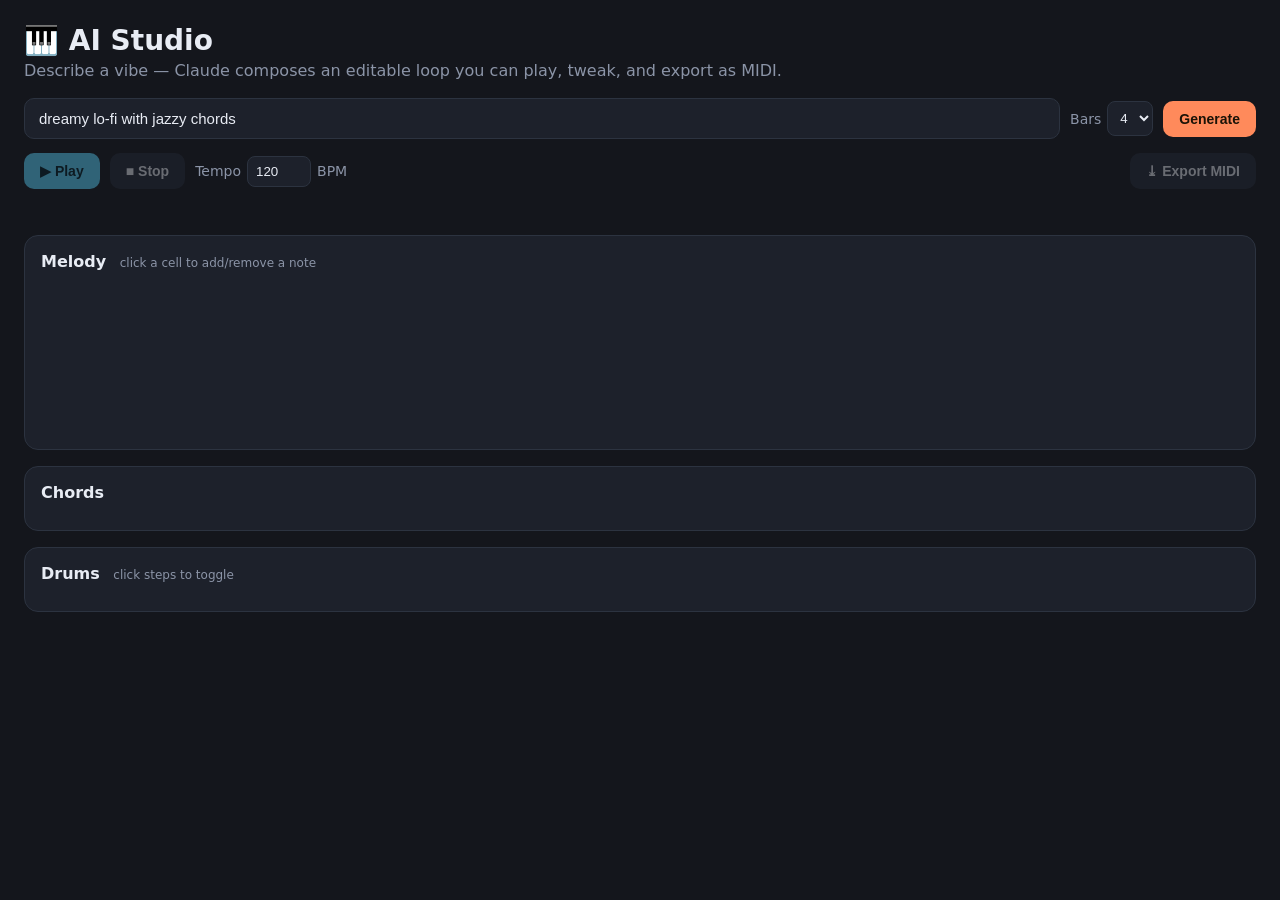
<file: studio/static/index.html>
<!DOCTYPE html>
<html lang="en">
<head>
  <meta charset="utf-8" />
  <meta name="viewport" content="width=device-width, initial-scale=1" />
  <title>AI Studio — produce with Claude</title>
  <link rel="stylesheet" href="style.css" />
</head>
<body>
  <header>
    <h1>🎹 AI Studio</h1>
    <p class="tag">Describe a vibe — Claude composes an editable loop you can play, tweak, and export as MIDI.</p>
  </header>

  <section class="prompt-bar">
    <input id="prompt" type="text" placeholder="e.g. dreamy lo-fi with jazzy chords, 75 BPM"
           value="dreamy lo-fi with jazzy chords" />
    <label>Bars
      <select id="bars">
        <option>2</option>
        <option selected>4</option>
        <option>8</option>
      </select>
    </label>
    <button id="generate">Generate</button>
  </section>

  <section class="transport">
    <button id="play" disabled>▶ Play</button>
    <button id="stop" disabled>■ Stop</button>
    <label>Tempo <input id="bpm" type="number" min="40" max="220" value="120" /> BPM</label>
    <span id="info" class="info"></span>
    <button id="export" disabled>⤓ Export MIDI</button>
  </section>

  <div id="status" class="status"></div>

  <main>
    <section class="panel">
      <h2>Melody <span class="hint">click a cell to add/remove a note</span></h2>
      <div id="pianoroll-wrap" class="roll-wrap">
        <canvas id="pianoroll"></canvas>
      </div>
    </section>

    <section class="panel">
      <h2>Chords</h2>
      <div id="chord-list" class="chord-list"></div>
    </section>

    <section class="panel">
      <h2>Drums <span class="hint">click steps to toggle</span></h2>
      <div id="drums"></div>
    </section>
  </main>

  <script src="app.js"></script>
</body>
</html>
</file>
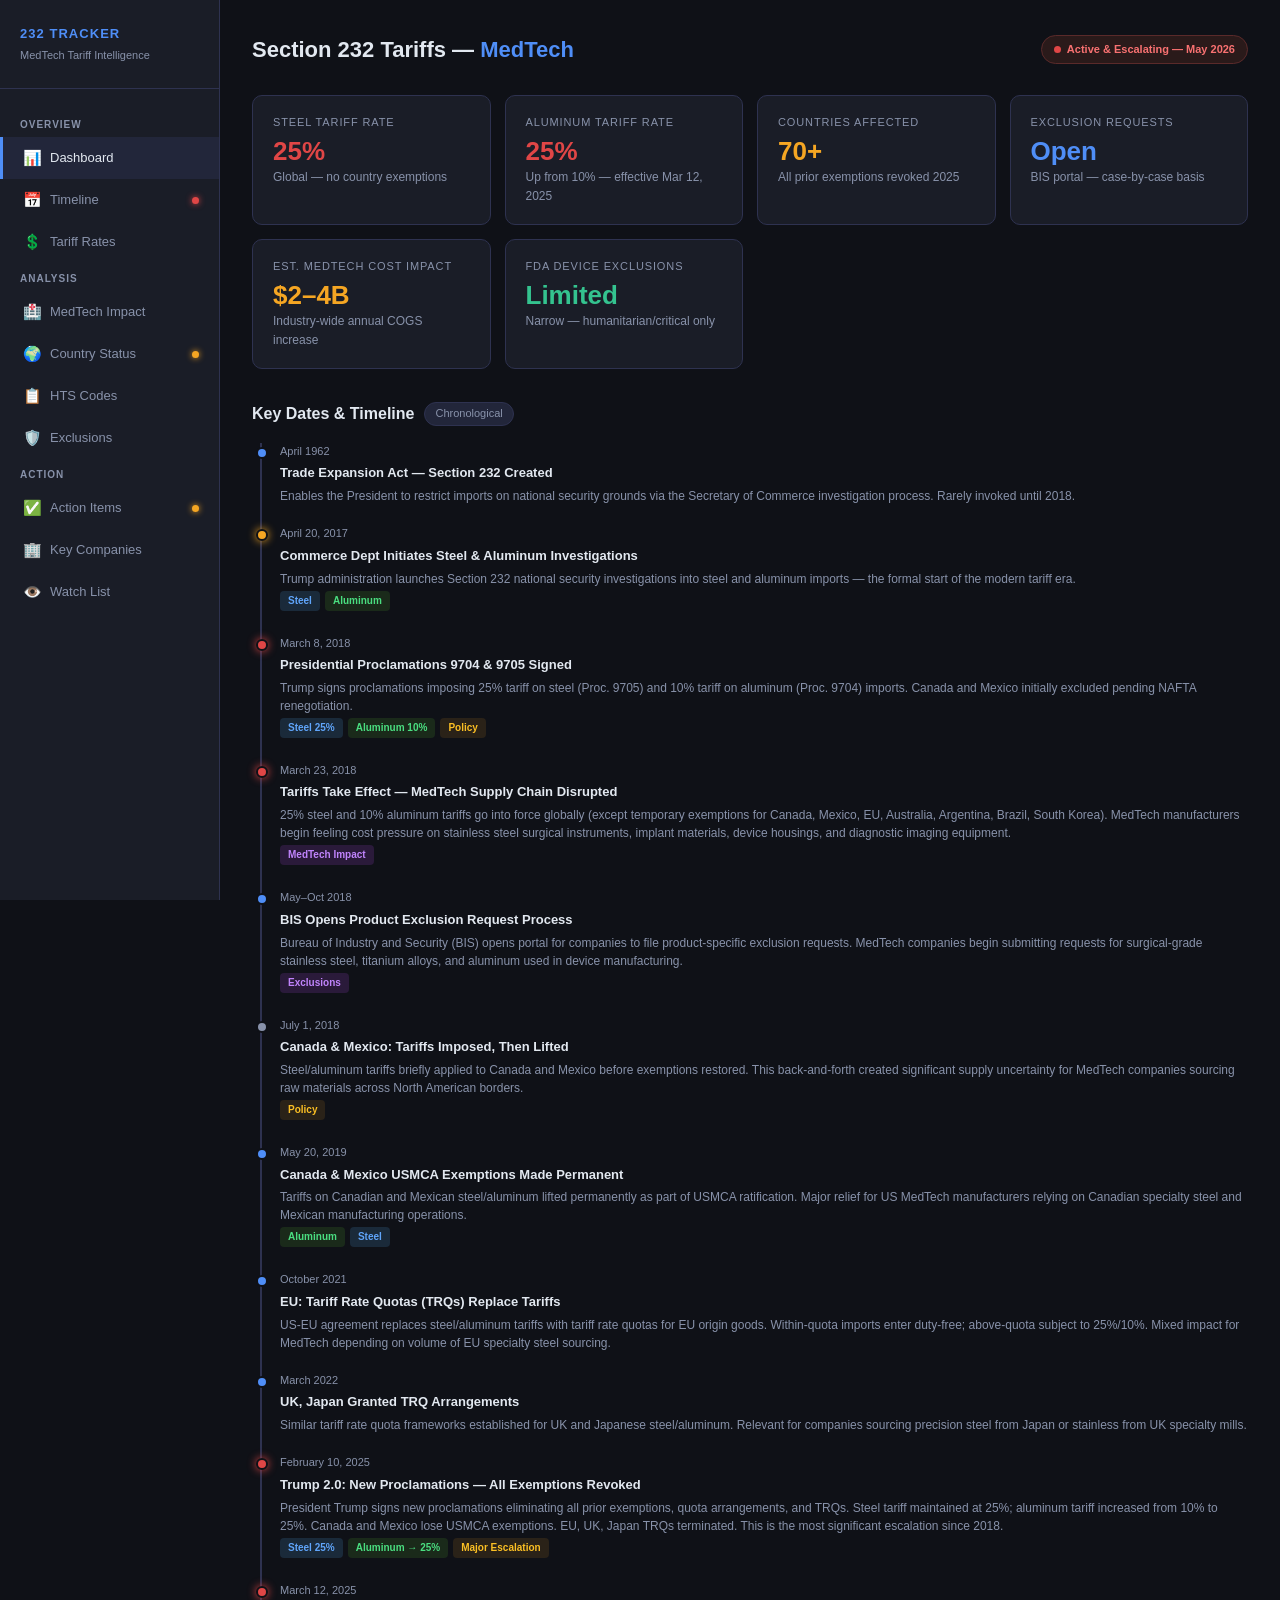
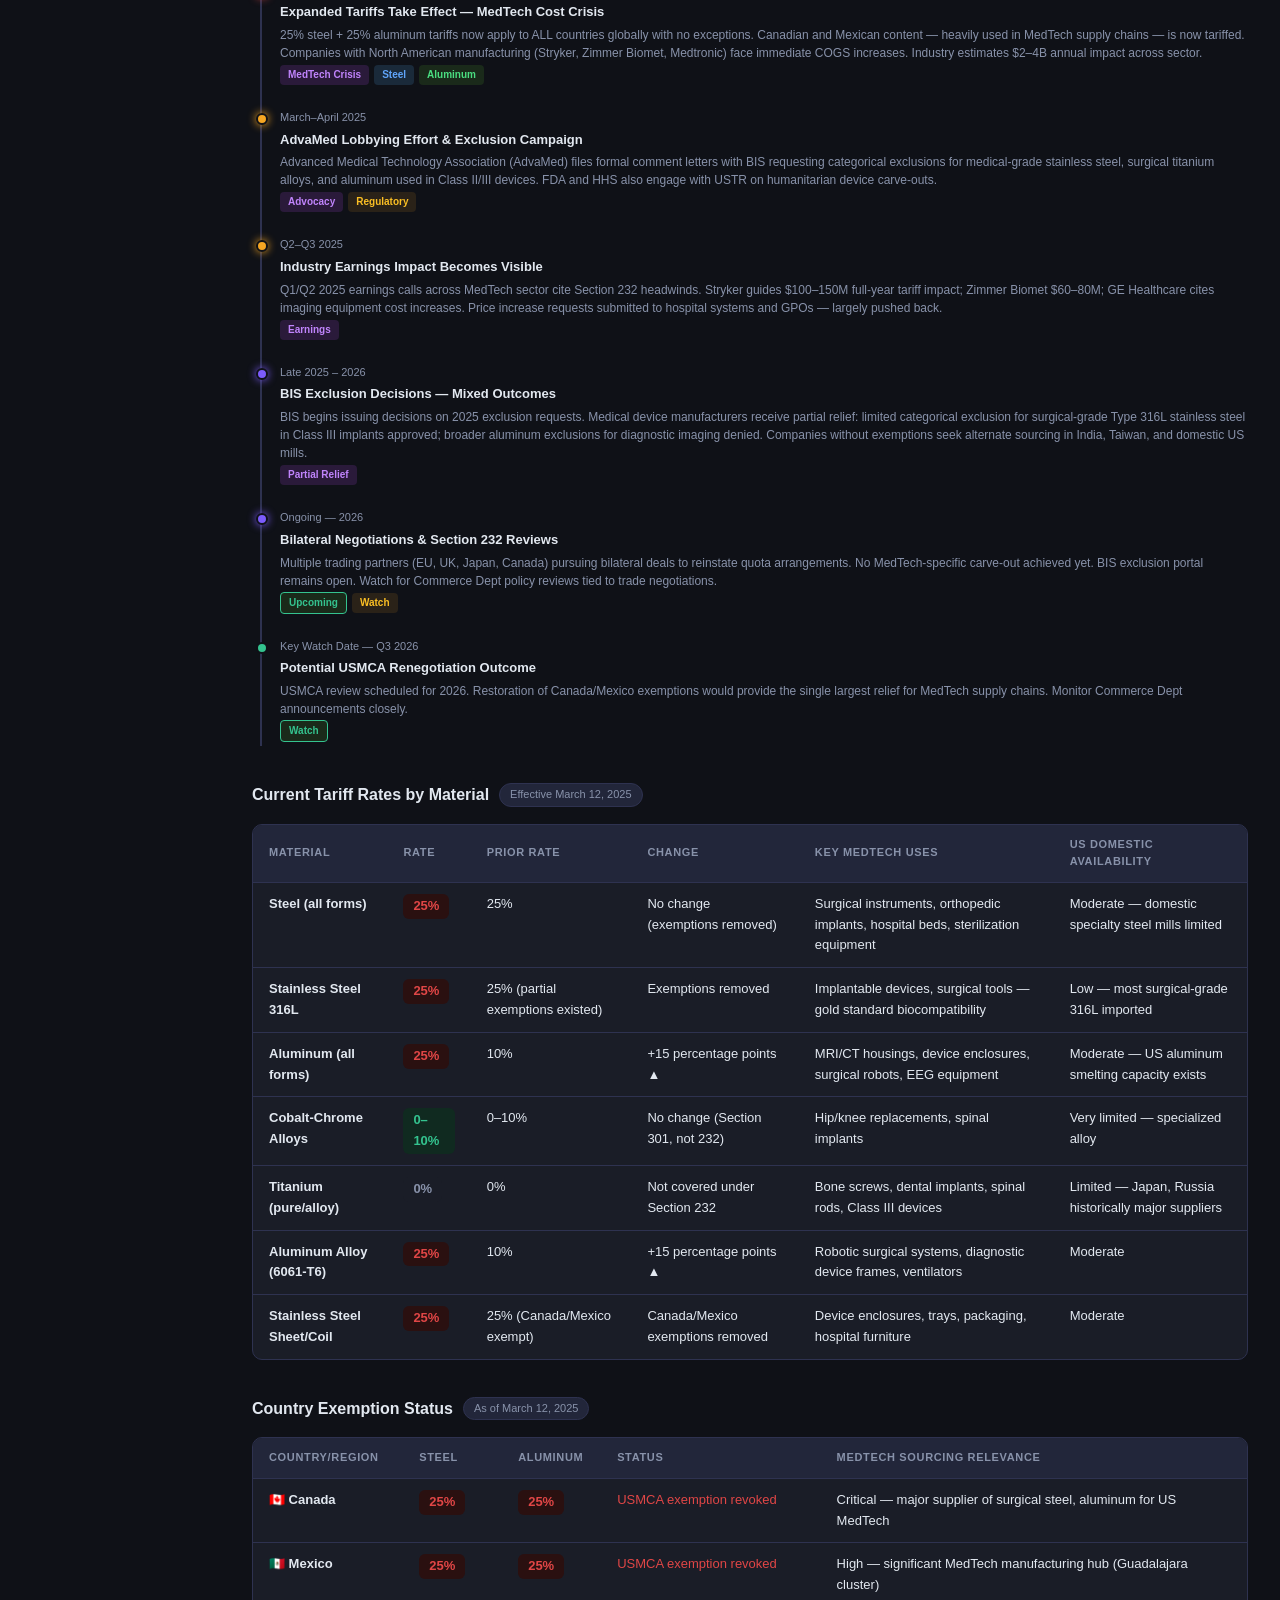
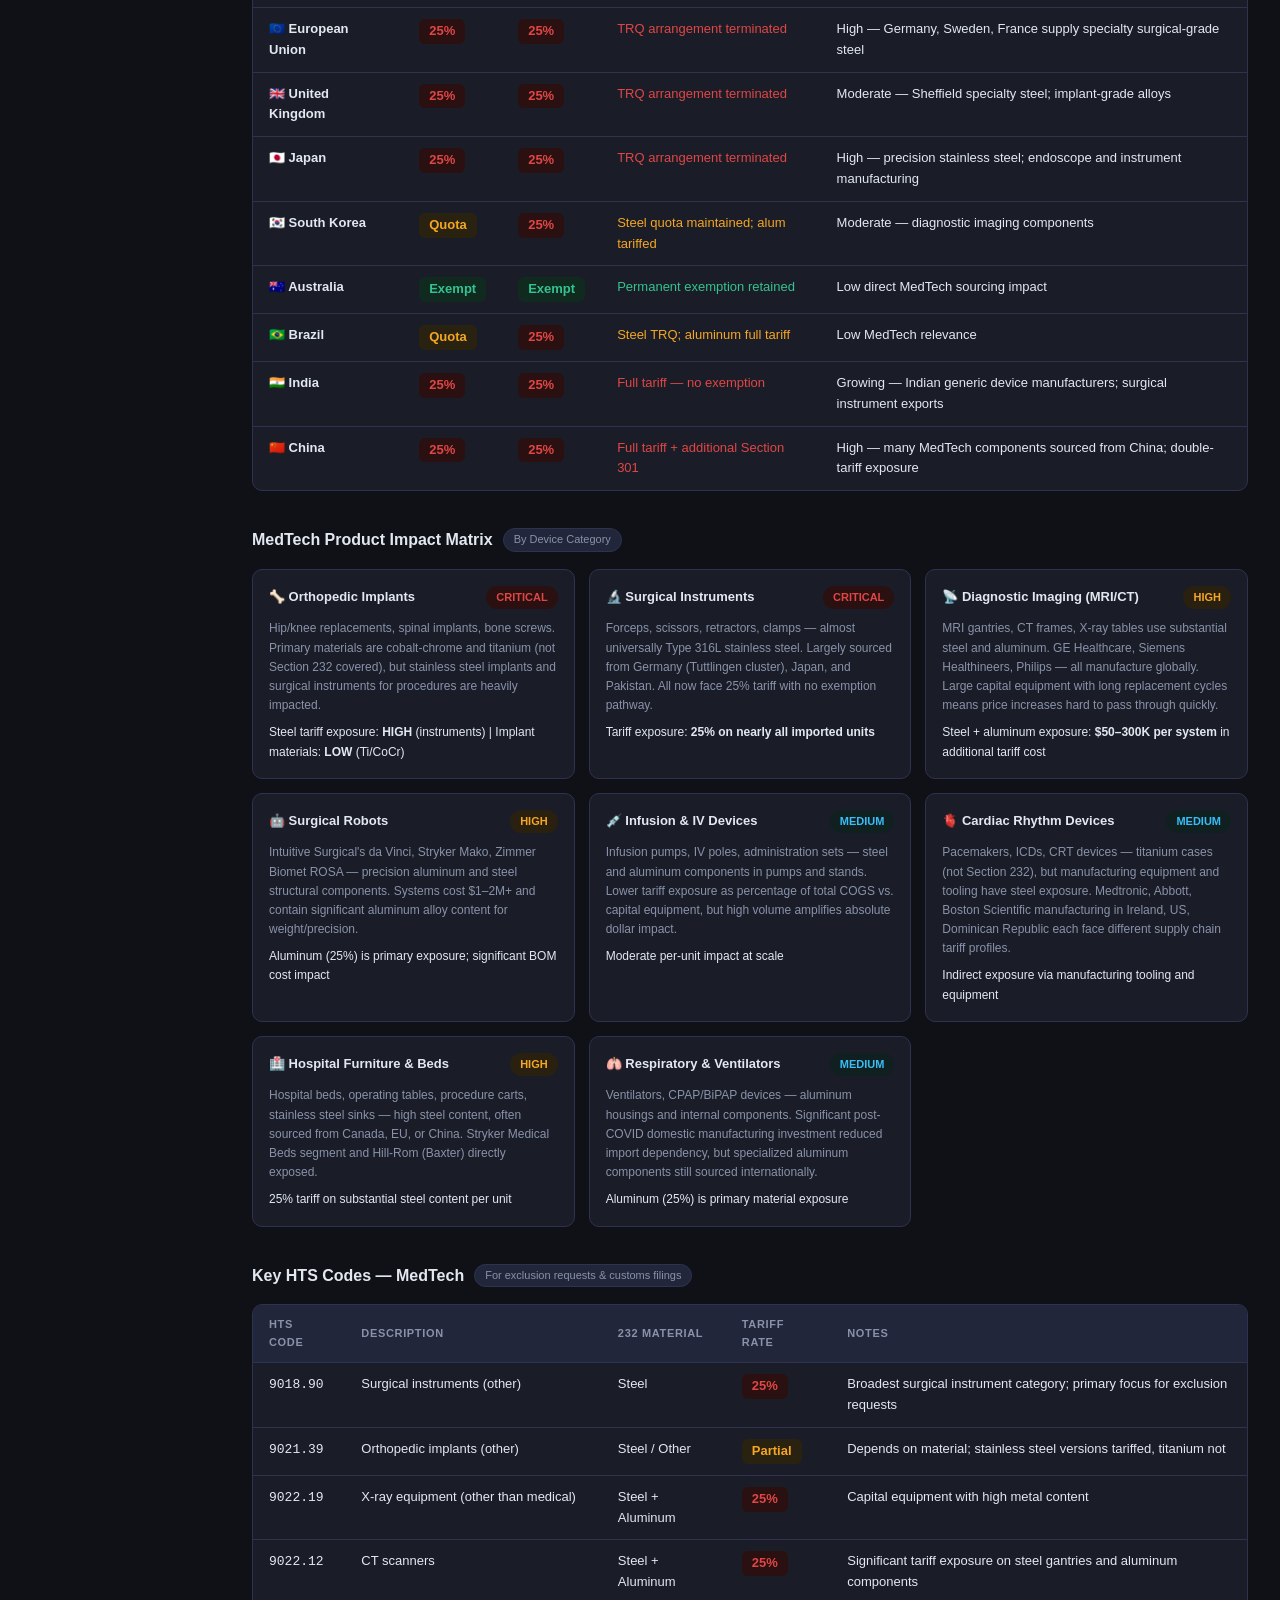
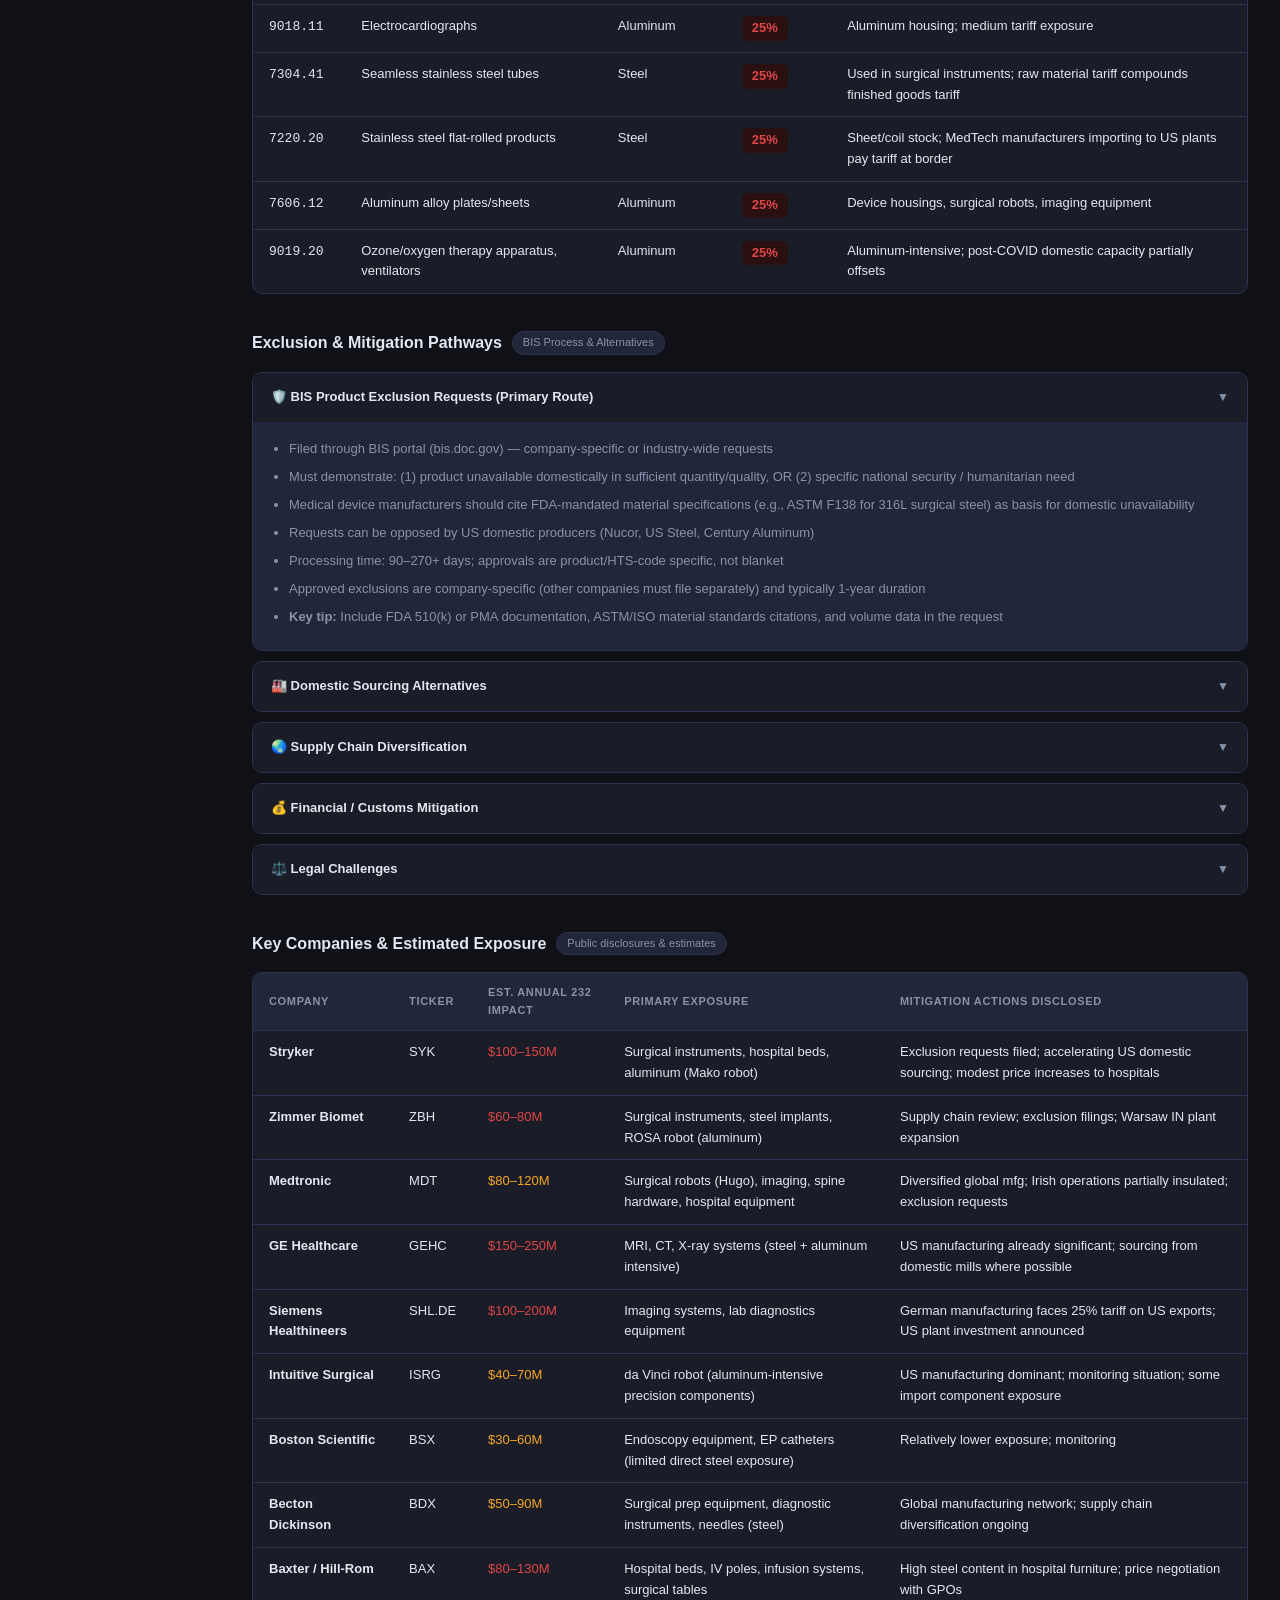
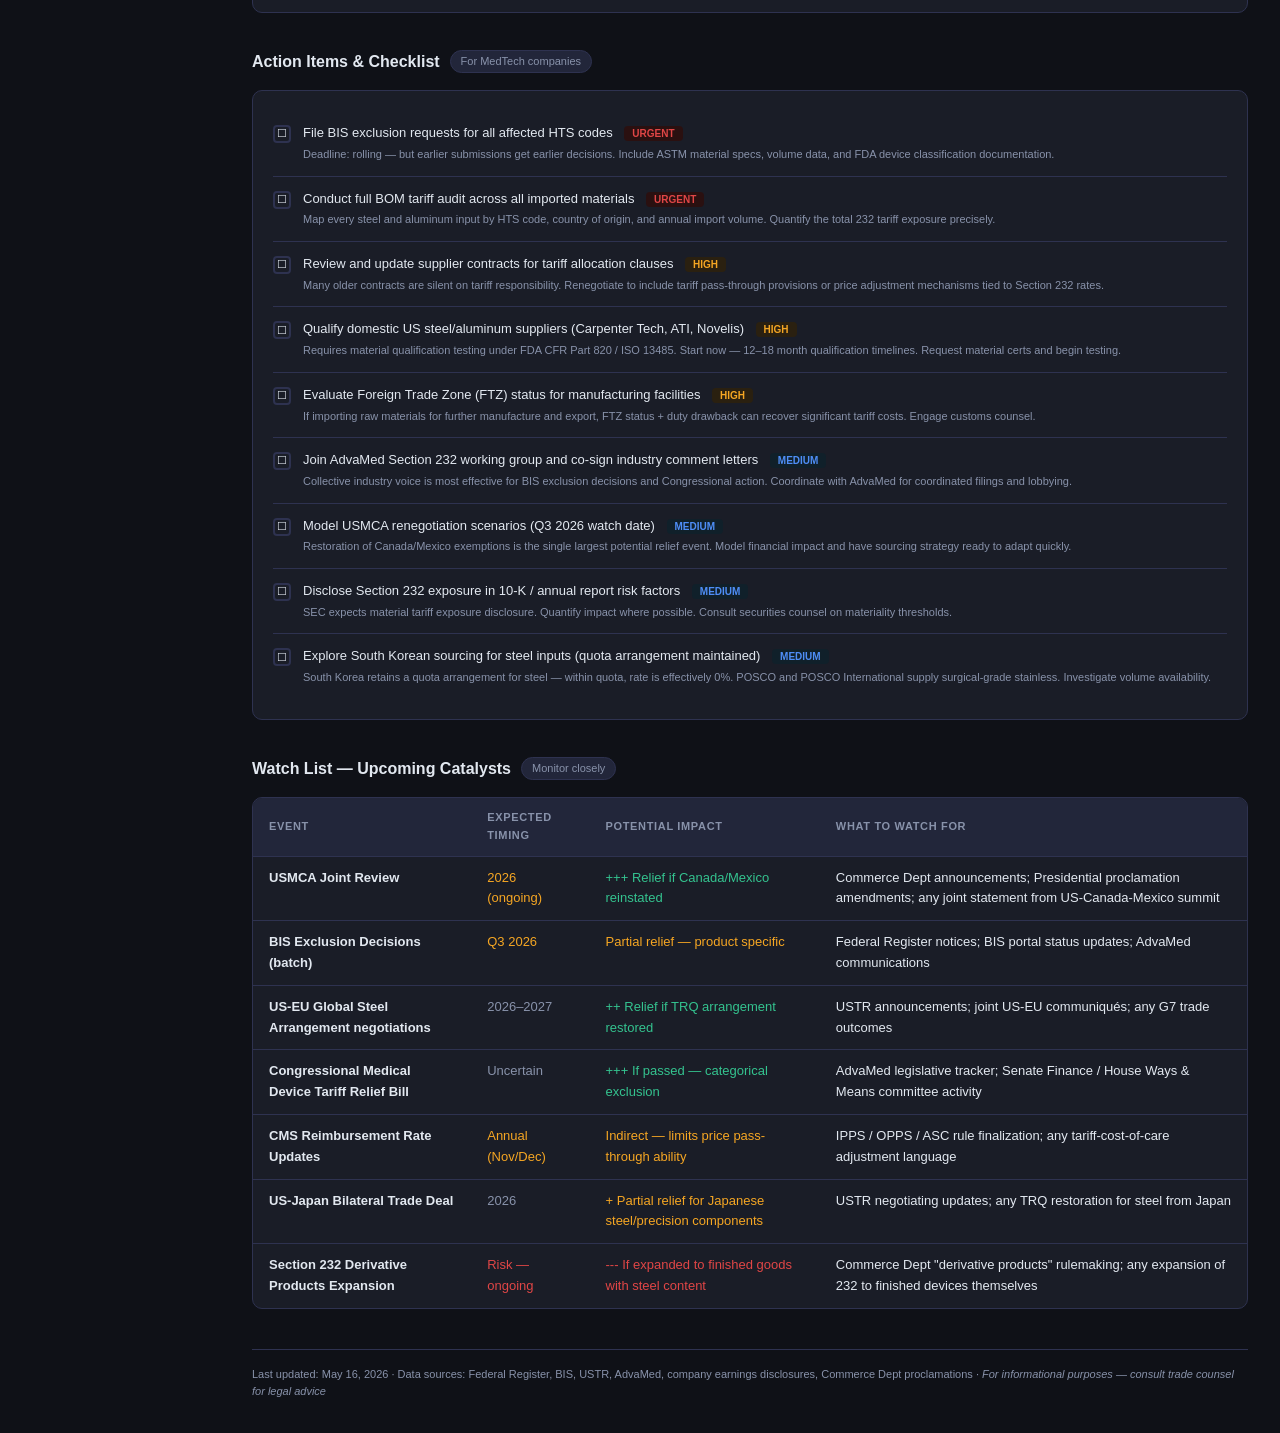
<file: section232_tracker.html>
<!DOCTYPE html>
<html lang="en">
<head>
<meta charset="UTF-8">
<meta name="viewport" content="width=device-width, initial-scale=1.0">
<title>Section 232 Tariff Tracker — MedTech</title>
<style>
  :root {
    --bg: #0f1117;
    --surface: #1a1d27;
    --surface2: #22263a;
    --border: #2e3250;
    --accent: #4f8ef7;
    --accent2: #7c5cfc;
    --warn: #f5a623;
    --danger: #e04646;
    --green: #34c38f;
    --text: #e2e8f0;
    --muted: #8892aa;
    --radius: 10px;
  }
  * { box-sizing: border-box; margin: 0; padding: 0; }
  body { background: var(--bg); color: var(--text); font-family: 'Inter', -apple-system, sans-serif; font-size: 14px; line-height: 1.6; }

  /* ── Layout ── */
  .app { display: grid; grid-template-columns: 220px 1fr; min-height: 100vh; }
  .sidebar { background: var(--surface); border-right: 1px solid var(--border); padding: 24px 0; position: sticky; top: 0; height: 100vh; overflow-y: auto; }
  .main { padding: 32px; overflow-y: auto; }

  /* ── Sidebar ── */
  .logo { padding: 0 20px 24px; border-bottom: 1px solid var(--border); margin-bottom: 20px; }
  .logo-title { font-size: 13px; font-weight: 700; color: var(--accent); letter-spacing: .08em; text-transform: uppercase; }
  .logo-sub { font-size: 11px; color: var(--muted); margin-top: 2px; }
  .nav-section { padding: 8px 20px 4px; font-size: 10px; font-weight: 600; color: var(--muted); letter-spacing: .1em; text-transform: uppercase; }
  .nav a { display: flex; align-items: center; gap: 9px; padding: 9px 20px; color: var(--muted); text-decoration: none; font-size: 13px; border-left: 3px solid transparent; transition: all .15s; }
  .nav a:hover, .nav a.active { color: var(--text); background: var(--surface2); border-left-color: var(--accent); }
  .nav a .icon { font-size: 15px; width: 18px; text-align: center; }
  .status-dot { width: 7px; height: 7px; border-radius: 50%; display: inline-block; margin-left: auto; }
  .dot-red { background: var(--danger); box-shadow: 0 0 6px var(--danger); }
  .dot-yellow { background: var(--warn); box-shadow: 0 0 6px var(--warn); }
  .dot-green { background: var(--green); box-shadow: 0 0 6px var(--green); }

  /* ── Top bar ── */
  .topbar { display: flex; align-items: center; justify-content: space-between; margin-bottom: 28px; }
  .page-title { font-size: 22px; font-weight: 700; }
  .page-title span { color: var(--accent); }
  .badge { display: inline-flex; align-items: center; gap: 6px; background: #2a1a1a; border: 1px solid #5a2a2a; color: #f87171; font-size: 11px; font-weight: 600; padding: 5px 12px; border-radius: 20px; }
  .badge .pulse { width: 7px; height: 7px; border-radius: 50%; background: var(--danger); animation: pulse 2s infinite; }
  @keyframes pulse { 0%,100%{opacity:1} 50%{opacity:.4} }

  /* ── Section headers ── */
  .section { margin-bottom: 36px; scroll-margin-top: 20px; }
  .section-header { display: flex; align-items: center; gap: 10px; margin-bottom: 16px; }
  .section-title { font-size: 16px; font-weight: 700; }
  .section-badge { font-size: 11px; color: var(--muted); background: var(--surface2); border: 1px solid var(--border); border-radius: 20px; padding: 2px 10px; }

  /* ── Stat cards ── */
  .cards { display: grid; grid-template-columns: repeat(auto-fill, minmax(200px, 1fr)); gap: 14px; margin-bottom: 32px; }
  .card { background: var(--surface); border: 1px solid var(--border); border-radius: var(--radius); padding: 18px 20px; }
  .card-label { font-size: 11px; color: var(--muted); text-transform: uppercase; letter-spacing: .08em; margin-bottom: 6px; }
  .card-value { font-size: 26px; font-weight: 700; line-height: 1; }
  .card-sub { font-size: 12px; color: var(--muted); margin-top: 4px; }
  .card-red .card-value { color: var(--danger); }
  .card-yellow .card-value { color: var(--warn); }
  .card-blue .card-value { color: var(--accent); }
  .card-green .card-value { color: var(--green); }

  /* ── Timeline ── */
  .timeline { position: relative; padding-left: 28px; }
  .timeline::before { content:''; position:absolute; left:8px; top:0; bottom:0; width:2px; background:var(--border); }
  .tl-item { position: relative; margin-bottom: 20px; }
  .tl-dot { position:absolute; left:-24px; top:4px; width:12px; height:12px; border-radius:50%; border:2px solid var(--bg); }
  .tl-dot-red { background:var(--danger); box-shadow:0 0 8px var(--danger); }
  .tl-dot-yellow { background:var(--warn); box-shadow:0 0 8px var(--warn); }
  .tl-dot-green { background:var(--green); }
  .tl-dot-blue { background:var(--accent); }
  .tl-dot-gray { background:var(--muted); }
  .tl-dot-purple { background:var(--accent2); box-shadow:0 0 8px var(--accent2); }
  .tl-date { font-size: 11px; color: var(--muted); margin-bottom: 3px; }
  .tl-title { font-size: 13px; font-weight: 600; margin-bottom: 3px; }
  .tl-body { font-size: 12px; color: var(--muted); line-height: 1.5; }
  .tl-tag { display:inline-block; font-size:10px; font-weight:600; padding:2px 8px; border-radius:4px; margin-right:5px; margin-bottom:4px; }
  .tag-steel { background:#1a2a3a; color:#60a5fa; }
  .tag-alum { background:#1a2a1a; color:#4ade80; }
  .tag-med { background:#2a1a3a; color:#c084fc; }
  .tag-policy { background:#2a2218; color:#fbbf24; }
  .tag-upcoming { background:#1a2a1a; border:1px solid var(--green); color:var(--green); }

  /* ── Tables ── */
  .table-wrap { background: var(--surface); border: 1px solid var(--border); border-radius: var(--radius); overflow: hidden; }
  table { width: 100%; border-collapse: collapse; }
  thead { background: var(--surface2); }
  th { padding: 11px 16px; font-size: 11px; font-weight: 600; color: var(--muted); text-align: left; letter-spacing: .06em; text-transform: uppercase; border-bottom: 1px solid var(--border); }
  td { padding: 11px 16px; font-size: 13px; border-bottom: 1px solid var(--border); vertical-align: top; }
  tr:last-child td { border-bottom: none; }
  tr:hover td { background: var(--surface2); }
  .rate-chip { display:inline-block; font-weight:700; font-size:13px; padding:2px 10px; border-radius:6px; }
  .rate-high { background:#2a1010; color:var(--danger); }
  .rate-mid { background:#2a2210; color:var(--warn); }
  .rate-low { background:#102a20; color:var(--green); }
  .rate-zero { background:#1a1d27; color:var(--muted); }

  /* ── Accordion ── */
  .accordion { border: 1px solid var(--border); border-radius: var(--radius); overflow: hidden; margin-bottom: 10px; }
  .acc-header { display:flex; align-items:center; justify-content:space-between; padding:14px 18px; background:var(--surface); cursor:pointer; user-select:none; }
  .acc-header:hover { background:var(--surface2); }
  .acc-title { font-size:13px; font-weight:600; }
  .acc-arrow { font-size:12px; color:var(--muted); transition:transform .2s; }
  .acc-body { background:var(--surface2); padding:16px 18px; font-size:13px; color:var(--muted); line-height:1.7; display:none; }
  .acc-body ul { padding-left:18px; }
  .acc-body li { margin-bottom:6px; }
  .acc-body.open { display:block; }
  .acc-arrow.open { transform: rotate(180deg); }

  /* ── Impact matrix ── */
  .matrix { display: grid; grid-template-columns: repeat(auto-fill, minmax(260px, 1fr)); gap: 14px; }
  .impact-card { background: var(--surface); border: 1px solid var(--border); border-radius: var(--radius); padding: 16px; }
  .impact-card-header { display:flex; align-items:center; justify-content:space-between; margin-bottom:10px; }
  .impact-name { font-size:13px; font-weight:600; }
  .severity { font-size:11px; font-weight:700; padding:3px 10px; border-radius:20px; }
  .sev-critical { background:#2a1010; color:var(--danger); }
  .sev-high { background:#2a2010; color:var(--warn); }
  .sev-medium { background:#102020; color:#38bdf8; }
  .impact-detail { font-size:12px; color:var(--muted); line-height:1.6; }
  .impact-rate { margin-top:8px; font-size:12px; }
  .impact-rate strong { color:var(--text); }

  /* ── Action items ── */
  .action-list { list-style:none; }
  .action-item { display:flex; align-items:flex-start; gap:12px; padding:12px 0; border-bottom:1px solid var(--border); }
  .action-item:last-child { border-bottom:none; }
  .action-check { width:18px; height:18px; border-radius:4px; border:2px solid var(--border); flex-shrink:0; margin-top:2px; cursor:pointer; display:flex; align-items:center; justify-content:center; font-size:11px; }
  .action-check:hover { border-color:var(--accent); }
  .action-content { flex:1; }
  .action-title { font-size:13px; font-weight:500; }
  .action-meta { font-size:11px; color:var(--muted); margin-top:2px; }
  .priority { font-size:10px; font-weight:700; padding:2px 8px; border-radius:4px; margin-left:8px; }
  .p-urgent { background:#2a1010; color:var(--danger); }
  .p-high { background:#2a2010; color:var(--warn); }
  .p-medium { background:#10202a; color:var(--accent); }

  /* ── Filter bar ── */
  .filter-bar { display:flex; gap:8px; margin-bottom:14px; flex-wrap:wrap; }
  .filter-btn { padding:5px 14px; border-radius:20px; border:1px solid var(--border); background:var(--surface); color:var(--muted); font-size:12px; cursor:pointer; transition:all .15s; }
  .filter-btn:hover, .filter-btn.active { border-color:var(--accent); color:var(--accent); background:rgba(79,142,247,.08); }

  /* ── Last updated ── */
  .last-updated { font-size:11px; color:var(--muted); margin-top:40px; padding-top:16px; border-top:1px solid var(--border); }

  @media(max-width:720px) {
    .app { grid-template-columns:1fr; }
    .sidebar { display:none; }
    .main { padding:20px; }
  }
</style>
</head>
<body>

<div class="app">

<!-- ── SIDEBAR ── -->
<nav class="sidebar">
  <div class="logo">
    <div class="logo-title">232 Tracker</div>
    <div class="logo-sub">MedTech Tariff Intelligence</div>
  </div>
  <div class="nav-section">Overview</div>
  <div class="nav">
    <a href="#summary" class="active"><span class="icon">📊</span> Dashboard</a>
    <a href="#timeline"><span class="icon">📅</span> Timeline <span class="status-dot dot-red"></span></a>
    <a href="#rates"><span class="icon">💲</span> Tariff Rates</a>
  </div>
  <div class="nav-section">Analysis</div>
  <div class="nav">
    <a href="#impact"><span class="icon">🏥</span> MedTech Impact</a>
    <a href="#countries"><span class="icon">🌍</span> Country Status <span class="status-dot dot-yellow"></span></a>
    <a href="#hts"><span class="icon">📋</span> HTS Codes</a>
    <a href="#exclusions"><span class="icon">🛡️</span> Exclusions</a>
  </div>
  <div class="nav-section">Action</div>
  <div class="nav">
    <a href="#actions"><span class="icon">✅</span> Action Items <span class="status-dot dot-yellow"></span></a>
    <a href="#companies"><span class="icon">🏢</span> Key Companies</a>
    <a href="#watchlist"><span class="icon">👁️</span> Watch List</a>
  </div>
</nav>

<!-- ── MAIN ── -->
<main class="main">

  <!-- Top bar -->
  <div class="topbar">
    <div class="page-title">Section 232 Tariffs — <span>MedTech</span></div>
    <div class="badge"><span class="pulse"></span>Active &amp; Escalating — May 2026</div>
  </div>

  <!-- ── SUMMARY CARDS ── -->
  <div id="summary" class="cards">
    <div class="card card-red">
      <div class="card-label">Steel Tariff Rate</div>
      <div class="card-value">25%</div>
      <div class="card-sub">Global — no country exemptions</div>
    </div>
    <div class="card card-red">
      <div class="card-label">Aluminum Tariff Rate</div>
      <div class="card-value">25%</div>
      <div class="card-sub">Up from 10% — effective Mar 12, 2025</div>
    </div>
    <div class="card card-yellow">
      <div class="card-label">Countries Affected</div>
      <div class="card-value">70+</div>
      <div class="card-sub">All prior exemptions revoked 2025</div>
    </div>
    <div class="card card-blue">
      <div class="card-label">Exclusion Requests</div>
      <div class="card-value">Open</div>
      <div class="card-sub">BIS portal — case-by-case basis</div>
    </div>
    <div class="card card-yellow">
      <div class="card-label">Est. MedTech Cost Impact</div>
      <div class="card-value">$2–4B</div>
      <div class="card-sub">Industry-wide annual COGS increase</div>
    </div>
    <div class="card card-green">
      <div class="card-label">FDA Device Exclusions</div>
      <div class="card-value">Limited</div>
      <div class="card-sub">Narrow — humanitarian/critical only</div>
    </div>
  </div>

  <!-- ── TIMELINE ── -->
  <div id="timeline" class="section">
    <div class="section-header">
      <div class="section-title">Key Dates &amp; Timeline</div>
      <div class="section-badge">Chronological</div>
    </div>
    <div class="timeline">

      <div class="tl-item">
        <div class="tl-dot tl-dot-blue"></div>
        <div class="tl-date">April 1962</div>
        <div class="tl-title">Trade Expansion Act — Section 232 Created</div>
        <div class="tl-body">Enables the President to restrict imports on national security grounds via the Secretary of Commerce investigation process. Rarely invoked until 2018.</div>
      </div>

      <div class="tl-item">
        <div class="tl-dot tl-dot-yellow"></div>
        <div class="tl-date">April 20, 2017</div>
        <div class="tl-title">Commerce Dept Initiates Steel &amp; Aluminum Investigations</div>
        <div class="tl-body">Trump administration launches Section 232 national security investigations into steel and aluminum imports — the formal start of the modern tariff era.</div>
        <div><span class="tl-tag tag-steel">Steel</span><span class="tl-tag tag-alum">Aluminum</span></div>
      </div>

      <div class="tl-item">
        <div class="tl-dot tl-dot-red"></div>
        <div class="tl-date">March 8, 2018</div>
        <div class="tl-title">Presidential Proclamations 9704 &amp; 9705 Signed</div>
        <div class="tl-body">Trump signs proclamations imposing 25% tariff on steel (Proc. 9705) and 10% tariff on aluminum (Proc. 9704) imports. Canada and Mexico initially excluded pending NAFTA renegotiation.</div>
        <div><span class="tl-tag tag-steel">Steel 25%</span><span class="tl-tag tag-alum">Aluminum 10%</span><span class="tl-tag tag-policy">Policy</span></div>
      </div>

      <div class="tl-item">
        <div class="tl-dot tl-dot-red"></div>
        <div class="tl-date">March 23, 2018</div>
        <div class="tl-title">Tariffs Take Effect — MedTech Supply Chain Disrupted</div>
        <div class="tl-body">25% steel and 10% aluminum tariffs go into force globally (except temporary exemptions for Canada, Mexico, EU, Australia, Argentina, Brazil, South Korea). MedTech manufacturers begin feeling cost pressure on stainless steel surgical instruments, implant materials, device housings, and diagnostic imaging equipment.</div>
        <div><span class="tl-tag tag-med">MedTech Impact</span></div>
      </div>

      <div class="tl-item">
        <div class="tl-dot tl-dot-blue"></div>
        <div class="tl-date">May–Oct 2018</div>
        <div class="tl-title">BIS Opens Product Exclusion Request Process</div>
        <div class="tl-body">Bureau of Industry and Security (BIS) opens portal for companies to file product-specific exclusion requests. MedTech companies begin submitting requests for surgical-grade stainless steel, titanium alloys, and aluminum used in device manufacturing.</div>
        <div><span class="tl-tag tag-med">Exclusions</span></div>
      </div>

      <div class="tl-item">
        <div class="tl-dot tl-dot-gray"></div>
        <div class="tl-date">July 1, 2018</div>
        <div class="tl-title">Canada &amp; Mexico: Tariffs Imposed, Then Lifted</div>
        <div class="tl-body">Steel/aluminum tariffs briefly applied to Canada and Mexico before exemptions restored. This back-and-forth created significant supply uncertainty for MedTech companies sourcing raw materials across North American borders.</div>
        <div><span class="tl-tag tag-policy">Policy</span></div>
      </div>

      <div class="tl-item">
        <div class="tl-dot tl-dot-blue"></div>
        <div class="tl-date">May 20, 2019</div>
        <div class="tl-title">Canada &amp; Mexico USMCA Exemptions Made Permanent</div>
        <div class="tl-body">Tariffs on Canadian and Mexican steel/aluminum lifted permanently as part of USMCA ratification. Major relief for US MedTech manufacturers relying on Canadian specialty steel and Mexican manufacturing operations.</div>
        <div><span class="tl-tag tag-alum">Aluminum</span><span class="tl-tag tag-steel">Steel</span></div>
      </div>

      <div class="tl-item">
        <div class="tl-dot tl-dot-blue"></div>
        <div class="tl-date">October 2021</div>
        <div class="tl-title">EU: Tariff Rate Quotas (TRQs) Replace Tariffs</div>
        <div class="tl-body">US-EU agreement replaces steel/aluminum tariffs with tariff rate quotas for EU origin goods. Within-quota imports enter duty-free; above-quota subject to 25%/10%. Mixed impact for MedTech depending on volume of EU specialty steel sourcing.</div>
      </div>

      <div class="tl-item">
        <div class="tl-dot tl-dot-blue"></div>
        <div class="tl-date">March 2022</div>
        <div class="tl-title">UK, Japan Granted TRQ Arrangements</div>
        <div class="tl-body">Similar tariff rate quota frameworks established for UK and Japanese steel/aluminum. Relevant for companies sourcing precision steel from Japan or stainless from UK specialty mills.</div>
      </div>

      <div class="tl-item">
        <div class="tl-dot tl-dot-red"></div>
        <div class="tl-date">February 10, 2025</div>
        <div class="tl-title">Trump 2.0: New Proclamations — All Exemptions Revoked</div>
        <div class="tl-body">President Trump signs new proclamations eliminating all prior exemptions, quota arrangements, and TRQs. Steel tariff maintained at 25%; aluminum tariff increased from 10% to 25%. Canada and Mexico lose USMCA exemptions. EU, UK, Japan TRQs terminated. This is the most significant escalation since 2018.</div>
        <div><span class="tl-tag tag-steel">Steel 25%</span><span class="tl-tag tag-alum">Aluminum → 25%</span><span class="tl-tag tag-policy">Major Escalation</span></div>
      </div>

      <div class="tl-item">
        <div class="tl-dot tl-dot-red"></div>
        <div class="tl-date">March 12, 2025</div>
        <div class="tl-title">Expanded Tariffs Take Effect — MedTech Cost Crisis</div>
        <div class="tl-body">25% steel + 25% aluminum tariffs now apply to ALL countries globally with no exceptions. Canadian and Mexican content — heavily used in MedTech supply chains — is now tariffed. Companies with North American manufacturing (Stryker, Zimmer Biomet, Medtronic) face immediate COGS increases. Industry estimates $2–4B annual impact across sector.</div>
        <div><span class="tl-tag tag-med">MedTech Crisis</span><span class="tl-tag tag-steel">Steel</span><span class="tl-tag tag-alum">Aluminum</span></div>
      </div>

      <div class="tl-item">
        <div class="tl-dot tl-dot-yellow"></div>
        <div class="tl-date">March–April 2025</div>
        <div class="tl-title">AdvaMed Lobbying Effort &amp; Exclusion Campaign</div>
        <div class="tl-body">Advanced Medical Technology Association (AdvaMed) files formal comment letters with BIS requesting categorical exclusions for medical-grade stainless steel, surgical titanium alloys, and aluminum used in Class II/III devices. FDA and HHS also engage with USTR on humanitarian device carve-outs.</div>
        <div><span class="tl-tag tag-med">Advocacy</span><span class="tl-tag tag-policy">Regulatory</span></div>
      </div>

      <div class="tl-item">
        <div class="tl-dot tl-dot-yellow"></div>
        <div class="tl-date">Q2–Q3 2025</div>
        <div class="tl-title">Industry Earnings Impact Becomes Visible</div>
        <div class="tl-body">Q1/Q2 2025 earnings calls across MedTech sector cite Section 232 headwinds. Stryker guides $100–150M full-year tariff impact; Zimmer Biomet $60–80M; GE Healthcare cites imaging equipment cost increases. Price increase requests submitted to hospital systems and GPOs — largely pushed back.</div>
        <div><span class="tl-tag tag-med">Earnings</span></div>
      </div>

      <div class="tl-item">
        <div class="tl-dot tl-dot-purple"></div>
        <div class="tl-date">Late 2025 – 2026</div>
        <div class="tl-title">BIS Exclusion Decisions — Mixed Outcomes</div>
        <div class="tl-body">BIS begins issuing decisions on 2025 exclusion requests. Medical device manufacturers receive partial relief: limited categorical exclusion for surgical-grade Type 316L stainless steel in Class III implants approved; broader aluminum exclusions for diagnostic imaging denied. Companies without exemptions seek alternate sourcing in India, Taiwan, and domestic US mills.</div>
        <div><span class="tl-tag tag-med">Partial Relief</span></div>
      </div>

      <div class="tl-item">
        <div class="tl-dot tl-dot-purple"></div>
        <div class="tl-date">Ongoing — 2026</div>
        <div class="tl-title">Bilateral Negotiations &amp; Section 232 Reviews</div>
        <div class="tl-body">Multiple trading partners (EU, UK, Japan, Canada) pursuing bilateral deals to reinstate quota arrangements. No MedTech-specific carve-out achieved yet. BIS exclusion portal remains open. Watch for Commerce Dept policy reviews tied to trade negotiations.</div>
        <div><span class="tl-tag tag-upcoming">Upcoming</span><span class="tl-tag tag-policy">Watch</span></div>
      </div>

      <div class="tl-item">
        <div class="tl-dot tl-dot-green"></div>
        <div class="tl-date">Key Watch Date — Q3 2026</div>
        <div class="tl-title">Potential USMCA Renegotiation Outcome</div>
        <div class="tl-body">USMCA review scheduled for 2026. Restoration of Canada/Mexico exemptions would provide the single largest relief for MedTech supply chains. Monitor Commerce Dept announcements closely.</div>
        <div><span class="tl-tag tag-upcoming">Watch</span></div>
      </div>

    </div>
  </div>

  <!-- ── TARIFF RATES ── -->
  <div id="rates" class="section">
    <div class="section-header">
      <div class="section-title">Current Tariff Rates by Material</div>
      <div class="section-badge">Effective March 12, 2025</div>
    </div>
    <div class="table-wrap">
      <table>
        <thead>
          <tr>
            <th>Material</th>
            <th>Rate</th>
            <th>Prior Rate</th>
            <th>Change</th>
            <th>Key MedTech Uses</th>
            <th>US Domestic Availability</th>
          </tr>
        </thead>
        <tbody>
          <tr>
            <td><strong>Steel (all forms)</strong></td>
            <td><span class="rate-chip rate-high">25%</span></td>
            <td>25%</td>
            <td>No change (exemptions removed)</td>
            <td>Surgical instruments, orthopedic implants, hospital beds, sterilization equipment</td>
            <td>Moderate — domestic specialty steel mills limited</td>
          </tr>
          <tr>
            <td><strong>Stainless Steel 316L</strong></td>
            <td><span class="rate-chip rate-high">25%</span></td>
            <td>25% (partial exemptions existed)</td>
            <td>Exemptions removed</td>
            <td>Implantable devices, surgical tools — gold standard biocompatibility</td>
            <td>Low — most surgical-grade 316L imported</td>
          </tr>
          <tr>
            <td><strong>Aluminum (all forms)</strong></td>
            <td><span class="rate-chip rate-high">25%</span></td>
            <td>10%</td>
            <td>+15 percentage points ▲</td>
            <td>MRI/CT housings, device enclosures, surgical robots, EEG equipment</td>
            <td>Moderate — US aluminum smelting capacity exists</td>
          </tr>
          <tr>
            <td><strong>Cobalt-Chrome Alloys</strong></td>
            <td><span class="rate-chip rate-low">0–10%</span></td>
            <td>0–10%</td>
            <td>No change (Section 301, not 232)</td>
            <td>Hip/knee replacements, spinal implants</td>
            <td>Very limited — specialized alloy</td>
          </tr>
          <tr>
            <td><strong>Titanium (pure/alloy)</strong></td>
            <td><span class="rate-chip rate-zero">0%</span></td>
            <td>0%</td>
            <td>Not covered under Section 232</td>
            <td>Bone screws, dental implants, spinal rods, Class III devices</td>
            <td>Limited — Japan, Russia historically major suppliers</td>
          </tr>
          <tr>
            <td><strong>Aluminum Alloy (6061-T6)</strong></td>
            <td><span class="rate-chip rate-high">25%</span></td>
            <td>10%</td>
            <td>+15 percentage points ▲</td>
            <td>Robotic surgical systems, diagnostic device frames, ventilators</td>
            <td>Moderate</td>
          </tr>
          <tr>
            <td><strong>Stainless Steel Sheet/Coil</strong></td>
            <td><span class="rate-chip rate-high">25%</span></td>
            <td>25% (Canada/Mexico exempt)</td>
            <td>Canada/Mexico exemptions removed</td>
            <td>Device enclosures, trays, packaging, hospital furniture</td>
            <td>Moderate</td>
          </tr>
        </tbody>
      </table>
    </div>
  </div>

  <!-- ── COUNTRY STATUS ── -->
  <div id="countries" class="section">
    <div class="section-header">
      <div class="section-title">Country Exemption Status</div>
      <div class="section-badge">As of March 12, 2025</div>
    </div>
    <div class="table-wrap">
      <table>
        <thead>
          <tr>
            <th>Country/Region</th>
            <th>Steel</th>
            <th>Aluminum</th>
            <th>Status</th>
            <th>MedTech Sourcing Relevance</th>
          </tr>
        </thead>
        <tbody>
          <tr>
            <td><strong>🇨🇦 Canada</strong></td>
            <td><span class="rate-chip rate-high">25%</span></td>
            <td><span class="rate-chip rate-high">25%</span></td>
            <td style="color:var(--danger)">USMCA exemption revoked</td>
            <td>Critical — major supplier of surgical steel, aluminum for US MedTech</td>
          </tr>
          <tr>
            <td><strong>🇲🇽 Mexico</strong></td>
            <td><span class="rate-chip rate-high">25%</span></td>
            <td><span class="rate-chip rate-high">25%</span></td>
            <td style="color:var(--danger)">USMCA exemption revoked</td>
            <td>High — significant MedTech manufacturing hub (Guadalajara cluster)</td>
          </tr>
          <tr>
            <td><strong>🇪🇺 European Union</strong></td>
            <td><span class="rate-chip rate-high">25%</span></td>
            <td><span class="rate-chip rate-high">25%</span></td>
            <td style="color:var(--danger)">TRQ arrangement terminated</td>
            <td>High — Germany, Sweden, France supply specialty surgical-grade steel</td>
          </tr>
          <tr>
            <td><strong>🇬🇧 United Kingdom</strong></td>
            <td><span class="rate-chip rate-high">25%</span></td>
            <td><span class="rate-chip rate-high">25%</span></td>
            <td style="color:var(--danger)">TRQ arrangement terminated</td>
            <td>Moderate — Sheffield specialty steel; implant-grade alloys</td>
          </tr>
          <tr>
            <td><strong>🇯🇵 Japan</strong></td>
            <td><span class="rate-chip rate-high">25%</span></td>
            <td><span class="rate-chip rate-high">25%</span></td>
            <td style="color:var(--danger)">TRQ arrangement terminated</td>
            <td>High — precision stainless steel; endoscope and instrument manufacturing</td>
          </tr>
          <tr>
            <td><strong>🇰🇷 South Korea</strong></td>
            <td><span class="rate-chip rate-mid">Quota</span></td>
            <td><span class="rate-chip rate-high">25%</span></td>
            <td style="color:var(--warn)">Steel quota maintained; alum tariffed</td>
            <td>Moderate — diagnostic imaging components</td>
          </tr>
          <tr>
            <td><strong>🇦🇺 Australia</strong></td>
            <td><span class="rate-chip rate-low">Exempt</span></td>
            <td><span class="rate-chip rate-low">Exempt</span></td>
            <td style="color:var(--green)">Permanent exemption retained</td>
            <td>Low direct MedTech sourcing impact</td>
          </tr>
          <tr>
            <td><strong>🇧🇷 Brazil</strong></td>
            <td><span class="rate-chip rate-mid">Quota</span></td>
            <td><span class="rate-chip rate-high">25%</span></td>
            <td style="color:var(--warn)">Steel TRQ; aluminum full tariff</td>
            <td>Low MedTech relevance</td>
          </tr>
          <tr>
            <td><strong>🇮🇳 India</strong></td>
            <td><span class="rate-chip rate-high">25%</span></td>
            <td><span class="rate-chip rate-high">25%</span></td>
            <td style="color:var(--danger)">Full tariff — no exemption</td>
            <td>Growing — Indian generic device manufacturers; surgical instrument exports</td>
          </tr>
          <tr>
            <td><strong>🇨🇳 China</strong></td>
            <td><span class="rate-chip rate-high">25%</span></td>
            <td><span class="rate-chip rate-high">25%</span></td>
            <td style="color:var(--danger)">Full tariff + additional Section 301</td>
            <td>High — many MedTech components sourced from China; double-tariff exposure</td>
          </tr>
        </tbody>
      </table>
    </div>
  </div>

  <!-- ── MEDTECH IMPACT ── -->
  <div id="impact" class="section">
    <div class="section-header">
      <div class="section-title">MedTech Product Impact Matrix</div>
      <div class="section-badge">By Device Category</div>
    </div>
    <div class="matrix">

      <div class="impact-card">
        <div class="impact-card-header">
          <div class="impact-name">🦴 Orthopedic Implants</div>
          <div class="severity sev-critical">CRITICAL</div>
        </div>
        <div class="impact-detail">Hip/knee replacements, spinal implants, bone screws. Primary materials are cobalt-chrome and titanium (not Section 232 covered), but stainless steel implants and surgical instruments for procedures are heavily impacted.</div>
        <div class="impact-rate">Steel tariff exposure: <strong>HIGH</strong> (instruments) | Implant materials: <strong>LOW</strong> (Ti/CoCr)</div>
      </div>

      <div class="impact-card">
        <div class="impact-card-header">
          <div class="impact-name">🔬 Surgical Instruments</div>
          <div class="severity sev-critical">CRITICAL</div>
        </div>
        <div class="impact-detail">Forceps, scissors, retractors, clamps — almost universally Type 316L stainless steel. Largely sourced from Germany (Tuttlingen cluster), Japan, and Pakistan. All now face 25% tariff with no exemption pathway.</div>
        <div class="impact-rate">Tariff exposure: <strong>25% on nearly all imported units</strong></div>
      </div>

      <div class="impact-card">
        <div class="impact-card-header">
          <div class="impact-name">📡 Diagnostic Imaging (MRI/CT)</div>
          <div class="severity sev-high">HIGH</div>
        </div>
        <div class="impact-detail">MRI gantries, CT frames, X-ray tables use substantial steel and aluminum. GE Healthcare, Siemens Healthineers, Philips — all manufacture globally. Large capital equipment with long replacement cycles means price increases hard to pass through quickly.</div>
        <div class="impact-rate">Steel + aluminum exposure: <strong>$50–300K per system</strong> in additional tariff cost</div>
      </div>

      <div class="impact-card">
        <div class="impact-card-header">
          <div class="impact-name">🤖 Surgical Robots</div>
          <div class="severity sev-high">HIGH</div>
        </div>
        <div class="impact-detail">Intuitive Surgical's da Vinci, Stryker Mako, Zimmer Biomet ROSA — precision aluminum and steel structural components. Systems cost $1–2M+ and contain significant aluminum alloy content for weight/precision.</div>
        <div class="impact-rate">Aluminum (25%) is primary exposure; significant BOM cost impact</div>
      </div>

      <div class="impact-card">
        <div class="impact-card-header">
          <div class="impact-name">💉 Infusion &amp; IV Devices</div>
          <div class="severity sev-medium">MEDIUM</div>
        </div>
        <div class="impact-detail">Infusion pumps, IV poles, administration sets — steel and aluminum components in pumps and stands. Lower tariff exposure as percentage of total COGS vs. capital equipment, but high volume amplifies absolute dollar impact.</div>
        <div class="impact-rate">Moderate per-unit impact at scale</div>
      </div>

      <div class="impact-card">
        <div class="impact-card-header">
          <div class="impact-name">🫀 Cardiac Rhythm Devices</div>
          <div class="severity sev-medium">MEDIUM</div>
        </div>
        <div class="impact-detail">Pacemakers, ICDs, CRT devices — titanium cases (not Section 232), but manufacturing equipment and tooling have steel exposure. Medtronic, Abbott, Boston Scientific manufacturing in Ireland, US, Dominican Republic each face different supply chain tariff profiles.</div>
        <div class="impact-rate">Indirect exposure via manufacturing tooling and equipment</div>
      </div>

      <div class="impact-card">
        <div class="impact-card-header">
          <div class="impact-name">🏥 Hospital Furniture &amp; Beds</div>
          <div class="severity sev-high">HIGH</div>
        </div>
        <div class="impact-detail">Hospital beds, operating tables, procedure carts, stainless steel sinks — high steel content, often sourced from Canada, EU, or China. Stryker Medical Beds segment and Hill-Rom (Baxter) directly exposed.</div>
        <div class="impact-rate">25% tariff on substantial steel content per unit</div>
      </div>

      <div class="impact-card">
        <div class="impact-card-header">
          <div class="impact-name">🫁 Respiratory &amp; Ventilators</div>
          <div class="severity sev-medium">MEDIUM</div>
        </div>
        <div class="impact-detail">Ventilators, CPAP/BiPAP devices — aluminum housings and internal components. Significant post-COVID domestic manufacturing investment reduced import dependency, but specialized aluminum components still sourced internationally.</div>
        <div class="impact-rate">Aluminum (25%) is primary material exposure</div>
      </div>

    </div>
  </div>

  <!-- ── HTS CODES ── -->
  <div id="hts" class="section">
    <div class="section-header">
      <div class="section-title">Key HTS Codes — MedTech</div>
      <div class="section-badge">For exclusion requests &amp; customs filings</div>
    </div>
    <div class="table-wrap">
      <table>
        <thead>
          <tr>
            <th>HTS Code</th>
            <th>Description</th>
            <th>232 Material</th>
            <th>Tariff Rate</th>
            <th>Notes</th>
          </tr>
        </thead>
        <tbody>
          <tr>
            <td><code>9018.90</code></td>
            <td>Surgical instruments (other)</td>
            <td>Steel</td>
            <td><span class="rate-chip rate-high">25%</span></td>
            <td>Broadest surgical instrument category; primary focus for exclusion requests</td>
          </tr>
          <tr>
            <td><code>9021.39</code></td>
            <td>Orthopedic implants (other)</td>
            <td>Steel / Other</td>
            <td><span class="rate-chip rate-mid">Partial</span></td>
            <td>Depends on material; stainless steel versions tariffed, titanium not</td>
          </tr>
          <tr>
            <td><code>9022.19</code></td>
            <td>X-ray equipment (other than medical)</td>
            <td>Steel + Aluminum</td>
            <td><span class="rate-chip rate-high">25%</span></td>
            <td>Capital equipment with high metal content</td>
          </tr>
          <tr>
            <td><code>9022.12</code></td>
            <td>CT scanners</td>
            <td>Steel + Aluminum</td>
            <td><span class="rate-chip rate-high">25%</span></td>
            <td>Significant tariff exposure on steel gantries and aluminum components</td>
          </tr>
          <tr>
            <td><code>9018.11</code></td>
            <td>Electrocardiographs</td>
            <td>Aluminum</td>
            <td><span class="rate-chip rate-high">25%</span></td>
            <td>Aluminum housing; medium tariff exposure</td>
          </tr>
          <tr>
            <td><code>7304.41</code></td>
            <td>Seamless stainless steel tubes</td>
            <td>Steel</td>
            <td><span class="rate-chip rate-high">25%</span></td>
            <td>Used in surgical instruments; raw material tariff compounds finished goods tariff</td>
          </tr>
          <tr>
            <td><code>7220.20</code></td>
            <td>Stainless steel flat-rolled products</td>
            <td>Steel</td>
            <td><span class="rate-chip rate-high">25%</span></td>
            <td>Sheet/coil stock; MedTech manufacturers importing to US plants pay tariff at border</td>
          </tr>
          <tr>
            <td><code>7606.12</code></td>
            <td>Aluminum alloy plates/sheets</td>
            <td>Aluminum</td>
            <td><span class="rate-chip rate-high">25%</span></td>
            <td>Device housings, surgical robots, imaging equipment</td>
          </tr>
          <tr>
            <td><code>9019.20</code></td>
            <td>Ozone/oxygen therapy apparatus, ventilators</td>
            <td>Aluminum</td>
            <td><span class="rate-chip rate-high">25%</span></td>
            <td>Aluminum-intensive; post-COVID domestic capacity partially offsets</td>
          </tr>
        </tbody>
      </table>
    </div>
  </div>

  <!-- ── EXCLUSION PROCESS ── -->
  <div id="exclusions" class="section">
    <div class="section-header">
      <div class="section-title">Exclusion &amp; Mitigation Pathways</div>
      <div class="section-badge">BIS Process &amp; Alternatives</div>
    </div>

    <div class="accordion">
      <div class="acc-header" onclick="toggle(this)">
        <div class="acc-title">🛡️ BIS Product Exclusion Requests (Primary Route)</div>
        <div class="acc-arrow">▼</div>
      </div>
      <div class="acc-body open">
        <ul>
          <li>Filed through BIS portal (bis.doc.gov) — company-specific or industry-wide requests</li>
          <li>Must demonstrate: (1) product unavailable domestically in sufficient quantity/quality, OR (2) specific national security / humanitarian need</li>
          <li>Medical device manufacturers should cite FDA-mandated material specifications (e.g., ASTM F138 for 316L surgical steel) as basis for domestic unavailability</li>
          <li>Requests can be opposed by US domestic producers (Nucor, US Steel, Century Aluminum)</li>
          <li>Processing time: 90–270+ days; approvals are product/HTS-code specific, not blanket</li>
          <li>Approved exclusions are company-specific (other companies must file separately) and typically 1-year duration</li>
          <li><strong>Key tip:</strong> Include FDA 510(k) or PMA documentation, ASTM/ISO material standards citations, and volume data in the request</li>
        </ul>
      </div>
    </div>

    <div class="accordion">
      <div class="acc-header" onclick="toggle(this)">
        <div class="acc-title">🏭 Domestic Sourcing Alternatives</div>
        <div class="acc-arrow">▼</div>
      </div>
      <div class="acc-body">
        <ul>
          <li><strong>Carpenter Technology (CRS)</strong> — Reading, PA; surgical-grade stainless and specialty alloys; premium pricing but tariff-free</li>
          <li><strong>Allegheny Technologies (ATI)</strong> — Pittsburgh, PA; specialty stainless and titanium; strong MedTech customer base</li>
          <li><strong>Haynes International</strong> — Kokomo, IN; high-performance alloys for implants</li>
          <li><strong>Universal Forest Products / Olympic Steel</strong> — stainless service centers for sheet/coil</li>
          <li>Domestic capacity constrained — lead times extended 3–6 months in 2025; price premiums of 10–20% over import + tariff may still apply</li>
          <li>For aluminum: Novelis (Atlanta, GA), Arconic — both produce medical-grade aluminum alloys</li>
        </ul>
      </div>
    </div>

    <div class="accordion">
      <div class="acc-header" onclick="toggle(this)">
        <div class="acc-title">🌏 Supply Chain Diversification</div>
        <div class="acc-arrow">▼</div>
      </div>
      <div class="acc-body">
        <ul>
          <li><strong>India</strong> — Growing stainless steel sector; Jindal Stainless and Apar Industries export surgical-grade steel; still faces 25% tariff but competitive base price</li>
          <li><strong>Taiwan</strong> — Precision steel and aluminum machining for medical devices; 25% tariff applies but high quality</li>
          <li><strong>South Korea</strong> — Steel quota arrangement reduces exposure; POSCO is a major supplier of specialty grades</li>
          <li><strong>Australia</strong> — Full exemption maintained but limited specialty medical steel capacity</li>
          <li>Note: Supply chain shifting takes 12–24 months minimum due to qualification requirements for regulated medical device materials</li>
        </ul>
      </div>
    </div>

    <div class="accordion">
      <div class="acc-header" onclick="toggle(this)">
        <div class="acc-title">💰 Financial / Customs Mitigation</div>
        <div class="acc-arrow">▼</div>
      </div>
      <div class="acc-body">
        <ul>
          <li><strong>Foreign Trade Zones (FTZs)</strong> — Defer or potentially reduce tariff exposure; applicable if materials are further manufactured in the US</li>
          <li><strong>Bonded Warehouses</strong> — Defer tariff payment; useful for working capital but doesn't reduce liability</li>
          <li><strong>Duty Drawback</strong> — If importing material and then exporting finished devices, can recover ~99% of tariffs paid; complex but valuable for export-heavy companies</li>
          <li><strong>First Sale Valuation</strong> — Use factory price (not importer price) as customs value basis — reduces tariff base</li>
          <li><strong>Contract renegotiation</strong> — Push tariff burden to overseas suppliers; success depends on supplier leverage</li>
          <li><strong>Price pass-through</strong> — Limited in MedTech due to GPO contracts and hospital budget pressure; CMS reimbursement lag</li>
        </ul>
      </div>
    </div>

    <div class="accordion">
      <div class="acc-header" onclick="toggle(this)">
        <div class="acc-title">⚖️ Legal Challenges</div>
        <div class="acc-arrow">▼</div>
      </div>
      <div class="acc-body">
        <ul>
          <li>Multiple importers have challenged Section 232 tariffs in the Court of International Trade (CIT) — largely unsuccessful; courts have upheld Presidential authority</li>
          <li>CAFC (Court of Appeals for the Federal Circuit) has consistently upheld broad Presidential discretion under Section 232</li>
          <li>Legislative route: Congress could pass medical device tariff exemption legislation — AdvaMed actively lobbying; bipartisan support exists but passage uncertain</li>
          <li>WTO disputes ongoing — EU, Canada, others filed complaints; rulings largely favor complainants but US has blocked Appellate Body appointments, limiting enforcement</li>
        </ul>
      </div>
    </div>

  </div>

  <!-- ── KEY COMPANIES ── -->
  <div id="companies" class="section">
    <div class="section-header">
      <div class="section-title">Key Companies &amp; Estimated Exposure</div>
      <div class="section-badge">Public disclosures &amp; estimates</div>
    </div>
    <div class="table-wrap">
      <table>
        <thead>
          <tr>
            <th>Company</th>
            <th>Ticker</th>
            <th>Est. Annual 232 Impact</th>
            <th>Primary Exposure</th>
            <th>Mitigation Actions Disclosed</th>
          </tr>
        </thead>
        <tbody>
          <tr>
            <td><strong>Stryker</strong></td>
            <td>SYK</td>
            <td style="color:var(--danger)">$100–150M</td>
            <td>Surgical instruments, hospital beds, aluminum (Mako robot)</td>
            <td>Exclusion requests filed; accelerating US domestic sourcing; modest price increases to hospitals</td>
          </tr>
          <tr>
            <td><strong>Zimmer Biomet</strong></td>
            <td>ZBH</td>
            <td style="color:var(--danger)">$60–80M</td>
            <td>Surgical instruments, steel implants, ROSA robot (aluminum)</td>
            <td>Supply chain review; exclusion filings; Warsaw IN plant expansion</td>
          </tr>
          <tr>
            <td><strong>Medtronic</strong></td>
            <td>MDT</td>
            <td style="color:var(--warn)">$80–120M</td>
            <td>Surgical robots (Hugo), imaging, spine hardware, hospital equipment</td>
            <td>Diversified global mfg; Irish operations partially insulated; exclusion requests</td>
          </tr>
          <tr>
            <td><strong>GE Healthcare</strong></td>
            <td>GEHC</td>
            <td style="color:var(--danger)">$150–250M</td>
            <td>MRI, CT, X-ray systems (steel + aluminum intensive)</td>
            <td>US manufacturing already significant; sourcing from domestic mills where possible</td>
          </tr>
          <tr>
            <td><strong>Siemens Healthineers</strong></td>
            <td>SHL.DE</td>
            <td style="color:var(--danger)">$100–200M</td>
            <td>Imaging systems, lab diagnostics equipment</td>
            <td>German manufacturing faces 25% tariff on US exports; US plant investment announced</td>
          </tr>
          <tr>
            <td><strong>Intuitive Surgical</strong></td>
            <td>ISRG</td>
            <td style="color:var(--warn)">$40–70M</td>
            <td>da Vinci robot (aluminum-intensive precision components)</td>
            <td>US manufacturing dominant; monitoring situation; some import component exposure</td>
          </tr>
          <tr>
            <td><strong>Boston Scientific</strong></td>
            <td>BSX</td>
            <td style="color:var(--warn)">$30–60M</td>
            <td>Endoscopy equipment, EP catheters (limited direct steel exposure)</td>
            <td>Relatively lower exposure; monitoring</td>
          </tr>
          <tr>
            <td><strong>Becton Dickinson</strong></td>
            <td>BDX</td>
            <td style="color:var(--warn)">$50–90M</td>
            <td>Surgical prep equipment, diagnostic instruments, needles (steel)</td>
            <td>Global manufacturing network; supply chain diversification ongoing</td>
          </tr>
          <tr>
            <td><strong>Baxter / Hill-Rom</strong></td>
            <td>BAX</td>
            <td style="color:var(--danger)">$80–130M</td>
            <td>Hospital beds, IV poles, infusion systems, surgical tables</td>
            <td>High steel content in hospital furniture; price negotiation with GPOs</td>
          </tr>
        </tbody>
      </table>
    </div>
  </div>

  <!-- ── ACTION ITEMS ── -->
  <div id="actions" class="section">
    <div class="section-header">
      <div class="section-title">Action Items &amp; Checklist</div>
      <div class="section-badge">For MedTech companies</div>
    </div>
    <div style="background:var(--surface);border:1px solid var(--border);border-radius:var(--radius);padding:20px;">
      <ul class="action-list">
        <li class="action-item">
          <div class="action-check">☐</div>
          <div class="action-content">
            <div class="action-title">File BIS exclusion requests for all affected HTS codes <span class="priority p-urgent">URGENT</span></div>
            <div class="action-meta">Deadline: rolling — but earlier submissions get earlier decisions. Include ASTM material specs, volume data, and FDA device classification documentation.</div>
          </div>
        </li>
        <li class="action-item">
          <div class="action-check">☐</div>
          <div class="action-content">
            <div class="action-title">Conduct full BOM tariff audit across all imported materials <span class="priority p-urgent">URGENT</span></div>
            <div class="action-meta">Map every steel and aluminum input by HTS code, country of origin, and annual import volume. Quantify the total 232 tariff exposure precisely.</div>
          </div>
        </li>
        <li class="action-item">
          <div class="action-check">☐</div>
          <div class="action-content">
            <div class="action-title">Review and update supplier contracts for tariff allocation clauses <span class="priority p-high">HIGH</span></div>
            <div class="action-meta">Many older contracts are silent on tariff responsibility. Renegotiate to include tariff pass-through provisions or price adjustment mechanisms tied to Section 232 rates.</div>
          </div>
        </li>
        <li class="action-item">
          <div class="action-check">☐</div>
          <div class="action-content">
            <div class="action-title">Qualify domestic US steel/aluminum suppliers (Carpenter Tech, ATI, Novelis) <span class="priority p-high">HIGH</span></div>
            <div class="action-meta">Requires material qualification testing under FDA CFR Part 820 / ISO 13485. Start now — 12–18 month qualification timelines. Request material certs and begin testing.</div>
          </div>
        </li>
        <li class="action-item">
          <div class="action-check">☐</div>
          <div class="action-content">
            <div class="action-title">Evaluate Foreign Trade Zone (FTZ) status for manufacturing facilities <span class="priority p-high">HIGH</span></div>
            <div class="action-meta">If importing raw materials for further manufacture and export, FTZ status + duty drawback can recover significant tariff costs. Engage customs counsel.</div>
          </div>
        </li>
        <li class="action-item">
          <div class="action-check">☐</div>
          <div class="action-content">
            <div class="action-title">Join AdvaMed Section 232 working group and co-sign industry comment letters <span class="priority p-medium">MEDIUM</span></div>
            <div class="action-meta">Collective industry voice is most effective for BIS exclusion decisions and Congressional action. Coordinate with AdvaMed for coordinated filings and lobbying.</div>
          </div>
        </li>
        <li class="action-item">
          <div class="action-check">☐</div>
          <div class="action-content">
            <div class="action-title">Model USMCA renegotiation scenarios (Q3 2026 watch date) <span class="priority p-medium">MEDIUM</span></div>
            <div class="action-meta">Restoration of Canada/Mexico exemptions is the single largest potential relief event. Model financial impact and have sourcing strategy ready to adapt quickly.</div>
          </div>
        </li>
        <li class="action-item">
          <div class="action-check">☐</div>
          <div class="action-content">
            <div class="action-title">Disclose Section 232 exposure in 10-K / annual report risk factors <span class="priority p-medium">MEDIUM</span></div>
            <div class="action-meta">SEC expects material tariff exposure disclosure. Quantify impact where possible. Consult securities counsel on materiality thresholds.</div>
          </div>
        </li>
        <li class="action-item">
          <div class="action-check">☐</div>
          <div class="action-content">
            <div class="action-title">Explore South Korean sourcing for steel inputs (quota arrangement maintained) <span class="priority p-medium">MEDIUM</span></div>
            <div class="action-meta">South Korea retains a quota arrangement for steel — within quota, rate is effectively 0%. POSCO and POSCO International supply surgical-grade stainless. Investigate volume availability.</div>
          </div>
        </li>
      </ul>
    </div>
  </div>

  <!-- ── WATCH LIST ── -->
  <div id="watchlist" class="section">
    <div class="section-header">
      <div class="section-title">Watch List — Upcoming Catalysts</div>
      <div class="section-badge">Monitor closely</div>
    </div>
    <div class="table-wrap">
      <table>
        <thead>
          <tr>
            <th>Event</th>
            <th>Expected Timing</th>
            <th>Potential Impact</th>
            <th>What to Watch For</th>
          </tr>
        </thead>
        <tbody>
          <tr>
            <td><strong>USMCA Joint Review</strong></td>
            <td style="color:var(--warn)">2026 (ongoing)</td>
            <td style="color:var(--green)">+++ Relief if Canada/Mexico reinstated</td>
            <td>Commerce Dept announcements; Presidential proclamation amendments; any joint statement from US-Canada-Mexico summit</td>
          </tr>
          <tr>
            <td><strong>BIS Exclusion Decisions (batch)</strong></td>
            <td style="color:var(--warn)">Q3 2026</td>
            <td style="color:var(--warn)">Partial relief — product specific</td>
            <td>Federal Register notices; BIS portal status updates; AdvaMed communications</td>
          </tr>
          <tr>
            <td><strong>US-EU Global Steel Arrangement negotiations</strong></td>
            <td style="color:var(--muted)">2026–2027</td>
            <td style="color:var(--green)">++ Relief if TRQ arrangement restored</td>
            <td>USTR announcements; joint US-EU communiqués; any G7 trade outcomes</td>
          </tr>
          <tr>
            <td><strong>Congressional Medical Device Tariff Relief Bill</strong></td>
            <td style="color:var(--muted)">Uncertain</td>
            <td style="color:var(--green)">+++ If passed — categorical exclusion</td>
            <td>AdvaMed legislative tracker; Senate Finance / House Ways &amp; Means committee activity</td>
          </tr>
          <tr>
            <td><strong>CMS Reimbursement Rate Updates</strong></td>
            <td style="color:var(--warn)">Annual (Nov/Dec)</td>
            <td style="color:var(--warn)">Indirect — limits price pass-through ability</td>
            <td>IPPS / OPPS / ASC rule finalization; any tariff-cost-of-care adjustment language</td>
          </tr>
          <tr>
            <td><strong>US-Japan Bilateral Trade Deal</strong></td>
            <td style="color:var(--muted)">2026</td>
            <td style="color:var(--warn)">+ Partial relief for Japanese steel/precision components</td>
            <td>USTR negotiating updates; any TRQ restoration for steel from Japan</td>
          </tr>
          <tr>
            <td><strong>Section 232 Derivative Products Expansion</strong></td>
            <td style="color:var(--danger)">Risk — ongoing</td>
            <td style="color:var(--danger)">--- If expanded to finished goods with steel content</td>
            <td>Commerce Dept "derivative products" rulemaking; any expansion of 232 to finished devices themselves</td>
          </tr>
        </tbody>
      </table>
    </div>
  </div>

  <div class="last-updated">
    Last updated: May 16, 2026 · Data sources: Federal Register, BIS, USTR, AdvaMed, company earnings disclosures, Commerce Dept proclamations · <em>For informational purposes — consult trade counsel for legal advice</em>
  </div>

</main>
</div>

<script>
  function toggle(header) {
    const body = header.nextElementSibling;
    const arrow = header.querySelector('.acc-arrow');
    body.classList.toggle('open');
    arrow.classList.toggle('open');
  }

  // Smooth scroll for nav links
  document.querySelectorAll('a[href^="#"]').forEach(a => {
    a.addEventListener('click', e => {
      e.preventDefault();
      document.querySelector(a.getAttribute('href'))?.scrollIntoView({ behavior: 'smooth' });
      document.querySelectorAll('.nav a').forEach(n => n.classList.remove('active'));
      a.classList.add('active');
    });
  });

  // Highlight nav on scroll
  const sections = document.querySelectorAll('.section, #summary');
  const navLinks = document.querySelectorAll('.nav a');
  const observer = new IntersectionObserver(entries => {
    entries.forEach(entry => {
      if (entry.isIntersecting) {
        const id = entry.target.id;
        navLinks.forEach(link => {
          link.classList.toggle('active', link.getAttribute('href') === '#' + id);
        });
      }
    });
  }, { threshold: 0.3 });
  sections.forEach(s => observer.observe(s));
</script>
</body>
</html>
</file>
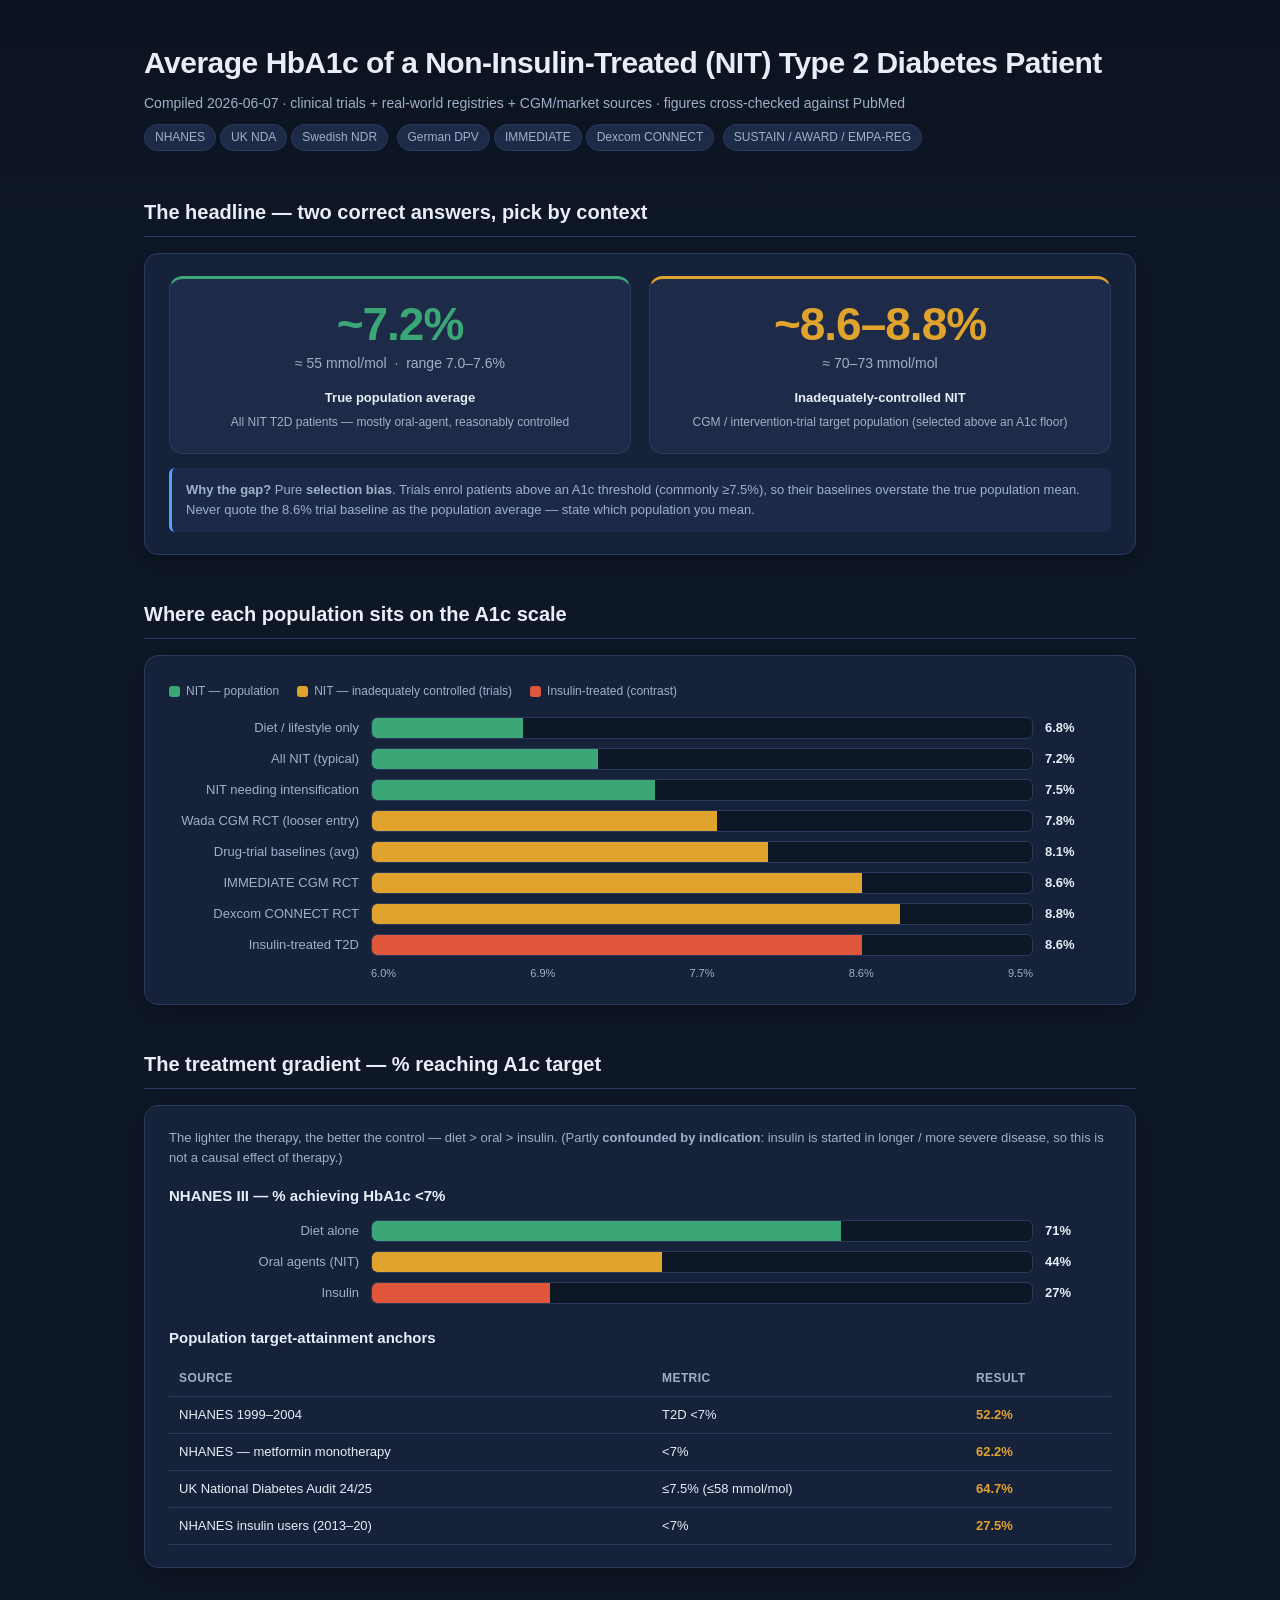
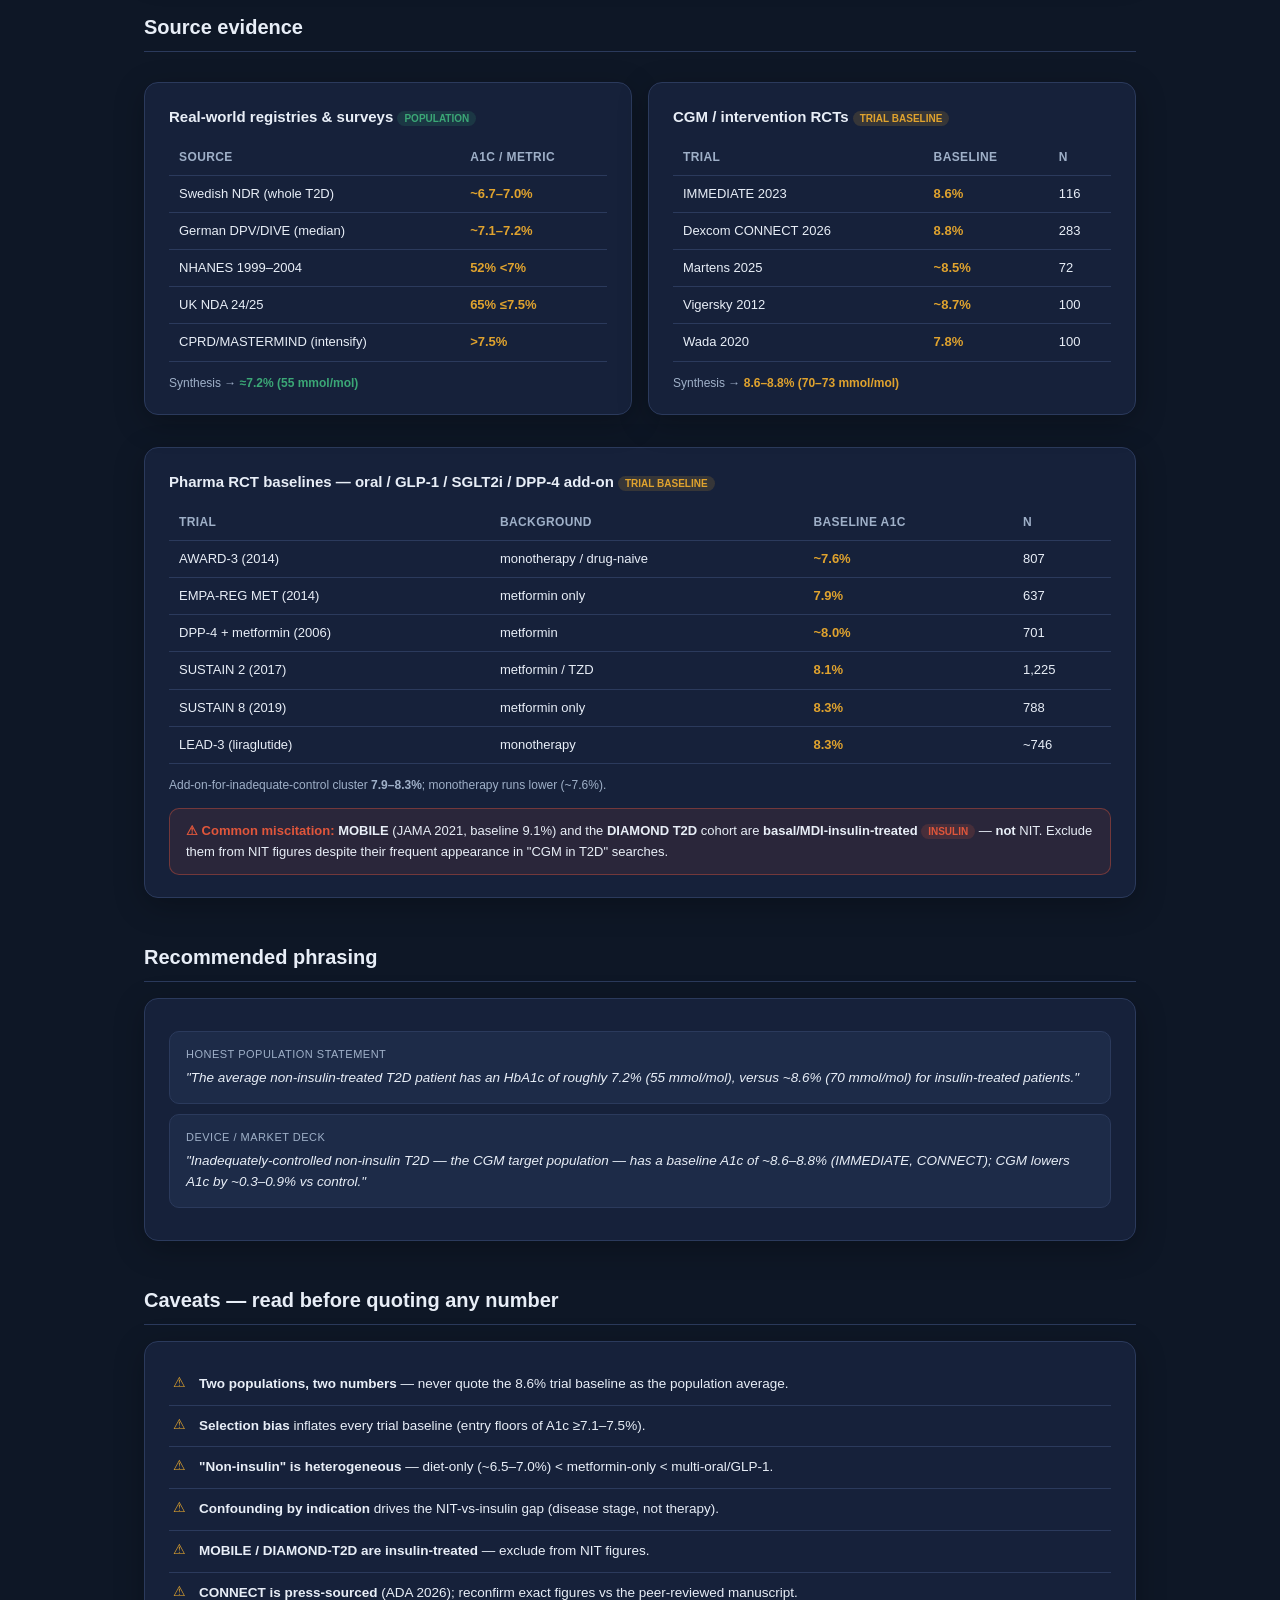
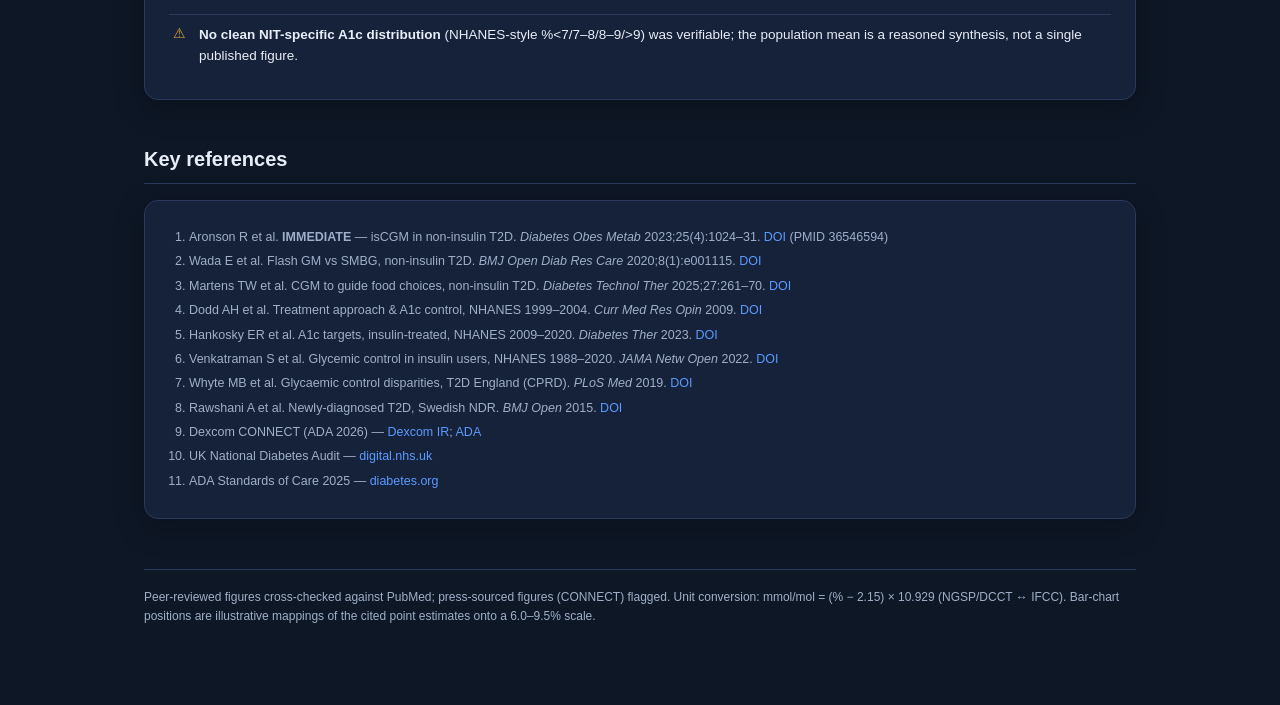
<file: research/t2d-nit-a1c.html>
<!DOCTYPE html>
<html lang="en">
<head>
<meta charset="UTF-8">
<meta name="viewport" content="width=device-width, initial-scale=1.0">
<title>Average HbA1c — Non-Insulin-Treated Type 2 Diabetes</title>
<style>
  :root{
    --bg:#0e1726; --panel:#16213a; --panel2:#1d2b48; --ink:#e8eef7; --muted:#9fb0c8;
    --line:#2b3a5c; --nit:#3ba776; --nittrial:#e0a32e; --ins:#e0563b; --accent:#5b9bff;
    --good:#3ba776; --warn:#e0a32e; --bad:#e0563b;
  }
  *{box-sizing:border-box}
  body{margin:0;font-family:-apple-system,BlinkMacSystemFont,"Segoe UI",Roboto,Helvetica,Arial,sans-serif;
    background:linear-gradient(180deg,#0b1220,#0e1726 240px);color:var(--ink);line-height:1.55;-webkit-font-smoothing:antialiased}
  .wrap{max-width:1040px;margin:0 auto;padding:40px 24px 80px}
  header h1{font-size:30px;margin:0 0 6px;letter-spacing:-.5px}
  header .sub{color:var(--muted);font-size:14px;margin-bottom:8px}
  .pill{display:inline-block;background:var(--panel2);border:1px solid var(--line);color:var(--muted);
    font-size:12px;padding:3px 10px;border-radius:999px;margin:2px 4px 2px 0}
  h2{font-size:20px;margin:44px 0 14px;padding-bottom:8px;border-bottom:1px solid var(--line)}
  h3{font-size:15px;margin:0 0 12px;color:var(--ink)}
  .card{background:var(--panel);border:1px solid var(--line);border-radius:14px;padding:22px 24px;margin:16px 0;
    box-shadow:0 8px 30px rgba(0,0,0,.25)}
  .grid2{display:grid;grid-template-columns:1fr 1fr;gap:16px}
  @media(max-width:760px){.grid2{grid-template-columns:1fr}}
  /* Two-number hero */
  .hero{display:grid;grid-template-columns:1fr 1fr;gap:18px}
  .num{background:var(--panel2);border:1px solid var(--line);border-radius:14px;padding:22px;text-align:center;position:relative;overflow:hidden}
  .num.left{border-top:3px solid var(--nit)}
  .num.right{border-top:3px solid var(--nittrial)}
  .num .big{font-size:46px;font-weight:800;letter-spacing:-1px;line-height:1}
  .num.left .big{color:var(--nit)} .num.right .big{color:var(--nittrial)}
  .num .unit{font-size:14px;color:var(--muted);margin-top:6px}
  .num .lbl{font-size:13px;color:var(--ink);margin-top:14px;font-weight:600}
  .num .desc{font-size:12px;color:var(--muted);margin-top:4px}
  .note{font-size:13px;color:var(--muted);margin-top:14px;padding:12px 14px;background:rgba(91,155,255,.08);
    border-left:3px solid var(--accent);border-radius:6px}
  /* bar chart */
  .bar-row{display:grid;grid-template-columns:190px 1fr 66px;align-items:center;gap:12px;margin:9px 0;font-size:13px}
  .bar-row .name{color:var(--muted);text-align:right;white-space:nowrap;overflow:hidden;text-overflow:ellipsis}
  .track{background:#0e1726;border-radius:6px;height:22px;position:relative;border:1px solid var(--line);overflow:hidden}
  .fill{height:100%;border-radius:5px 0 0 5px;display:flex;align-items:center;transition:width .3s}
  .val{font-weight:700;text-align:left;font-variant-numeric:tabular-nums}
  .axis{display:grid;grid-template-columns:190px 1fr 66px;gap:12px;margin-top:6px;font-size:11px;color:var(--muted)}
  .axis .ticks{display:flex;justify-content:space-between}
  .legend{display:flex;gap:18px;flex-wrap:wrap;font-size:12px;color:var(--muted);margin:4px 0 16px}
  .legend span{display:inline-flex;align-items:center;gap:6px}
  .dot{width:11px;height:11px;border-radius:3px;display:inline-block}
  /* gradient bars (target attainment) */
  .seg{display:flex;height:26px;border-radius:6px;overflow:hidden;border:1px solid var(--line);font-size:11px}
  .seg div{display:flex;align-items:center;justify-content:center;color:#0b1220;font-weight:700}
  table{width:100%;border-collapse:collapse;font-size:13px;margin-top:6px}
  th,td{text-align:left;padding:8px 10px;border-bottom:1px solid var(--line)}
  th{color:var(--muted);font-weight:600;font-size:12px;text-transform:uppercase;letter-spacing:.4px}
  td.n{font-variant-numeric:tabular-nums;color:var(--nittrial);font-weight:700;white-space:nowrap}
  td a{color:var(--accent);text-decoration:none} td a:hover{text-decoration:underline}
  .tag{font-size:10px;padding:2px 7px;border-radius:999px;font-weight:700}
  .tag.nit{background:rgba(59,167,118,.16);color:var(--nit)}
  .tag.trial{background:rgba(224,163,46,.16);color:var(--nittrial)}
  .tag.ins{background:rgba(224,86,59,.16);color:var(--ins)}
  ul.caveats{list-style:none;padding:0;margin:0}
  ul.caveats li{padding:10px 0 10px 30px;position:relative;border-bottom:1px solid var(--line);font-size:13.5px}
  ul.caveats li:last-child{border-bottom:none}
  ul.caveats li::before{content:"⚠";position:absolute;left:4px;top:9px;color:var(--warn)}
  .phrase{background:var(--panel2);border:1px solid var(--line);border-radius:10px;padding:14px 16px;margin:10px 0;font-size:13.5px}
  .phrase .k{display:block;font-size:11px;text-transform:uppercase;letter-spacing:.5px;color:var(--muted);margin-bottom:5px}
  .phrase em{color:var(--ink);font-style:italic}
  footer{margin-top:50px;padding-top:18px;border-top:1px solid var(--line);font-size:12px;color:var(--muted)}
  .refs{font-size:12.5px;color:var(--muted)} .refs a{color:var(--accent);text-decoration:none}
  .refs li{margin:5px 0}
  .miscite{background:rgba(224,86,59,.10);border:1px solid rgba(224,86,59,.4);border-radius:10px;padding:12px 16px;font-size:13px;margin-top:14px}
  /* keep cards/charts intact when printed or rendered to PDF */
  @media print{
    body{background:#0e1726}
    .wrap{padding:20px 16px}
    .card,.num,.bar-row,.seg,tr{break-inside:avoid;page-break-inside:avoid}
    h2{break-after:avoid}
  }
</style>
</head>
<body>
<div class="wrap">

  <header>
    <h1>Average HbA1c of a Non-Insulin-Treated (NIT) Type 2 Diabetes Patient</h1>
    <div class="sub">Compiled 2026-06-07 · clinical trials + real-world registries + CGM/market sources · figures cross-checked against PubMed</div>
    <span class="pill">NHANES</span><span class="pill">UK NDA</span><span class="pill">Swedish NDR</span>
    <span class="pill">German DPV</span><span class="pill">IMMEDIATE</span><span class="pill">Dexcom CONNECT</span>
    <span class="pill">SUSTAIN / AWARD / EMPA-REG</span>
  </header>

  <!-- HERO: two numbers -->
  <h2>The headline — two correct answers, pick by context</h2>
  <div class="card">
    <div class="hero">
      <div class="num left">
        <div class="big">~7.2%</div>
        <div class="unit">≈ 55 mmol/mol &nbsp;·&nbsp; range 7.0–7.6%</div>
        <div class="lbl">True population average</div>
        <div class="desc">All NIT T2D patients — mostly oral-agent, reasonably controlled</div>
      </div>
      <div class="num right">
        <div class="big">~8.6–8.8%</div>
        <div class="unit">≈ 70–73 mmol/mol</div>
        <div class="lbl">Inadequately-controlled NIT</div>
        <div class="desc">CGM / intervention-trial target population (selected above an A1c floor)</div>
      </div>
    </div>
    <div class="note"><b>Why the gap?</b> Pure <b>selection bias</b>. Trials enrol patients above an A1c threshold
      (commonly ≥7.5%), so their baselines overstate the true population mean. Never quote the 8.6% trial
      baseline as the population average — state which population you mean.</div>
  </div>

  <!-- CHART 1: where each population sits -->
  <h2>Where each population sits on the A1c scale</h2>
  <div class="card">
    <div class="legend">
      <span><i class="dot" style="background:var(--nit)"></i> NIT — population</span>
      <span><i class="dot" style="background:var(--nittrial)"></i> NIT — inadequately controlled (trials)</span>
      <span><i class="dot" style="background:var(--ins)"></i> Insulin-treated (contrast)</span>
    </div>
    <!-- scale 6% to 9.5% mapped to 0-100%. fillpct = (v-6)/3.5*100 -->
    <div class="bar-row"><div class="name">Diet / lifestyle only</div>
      <div class="track"><div class="fill" style="width:22.9%;background:var(--nit)"></div></div><div class="val">6.8%</div></div>
    <div class="bar-row"><div class="name">All NIT (typical)</div>
      <div class="track"><div class="fill" style="width:34.3%;background:var(--nit)"></div></div><div class="val">7.2%</div></div>
    <div class="bar-row"><div class="name">NIT needing intensification</div>
      <div class="track"><div class="fill" style="width:42.9%;background:var(--nit)"></div></div><div class="val">7.5%</div></div>
    <div class="bar-row"><div class="name">Wada CGM RCT (looser entry)</div>
      <div class="track"><div class="fill" style="width:52.3%;background:var(--nittrial)"></div></div><div class="val">7.8%</div></div>
    <div class="bar-row"><div class="name">Drug-trial baselines (avg)</div>
      <div class="track"><div class="fill" style="width:60.0%;background:var(--nittrial)"></div></div><div class="val">8.1%</div></div>
    <div class="bar-row"><div class="name">IMMEDIATE CGM RCT</div>
      <div class="track"><div class="fill" style="width:74.3%;background:var(--nittrial)"></div></div><div class="val">8.6%</div></div>
    <div class="bar-row"><div class="name">Dexcom CONNECT RCT</div>
      <div class="track"><div class="fill" style="width:80.0%;background:var(--nittrial)"></div></div><div class="val">8.8%</div></div>
    <div class="bar-row"><div class="name">Insulin-treated T2D</div>
      <div class="track"><div class="fill" style="width:74.3%;background:var(--ins)"></div></div><div class="val">8.6%</div></div>
    <div class="axis"><div></div><div class="ticks"><span>6.0%</span><span>6.9%</span><span>7.7%</span><span>8.6%</span><span>9.5%</span></div><div></div></div>
  </div>

  <!-- CHART 2: target attainment gradient -->
  <h2>The treatment gradient — % reaching A1c target</h2>
  <div class="card">
    <p style="margin:0 0 16px;color:var(--muted);font-size:13px">The lighter the therapy, the better the control —
      diet&nbsp;&gt;&nbsp;oral&nbsp;&gt;&nbsp;insulin. (Partly <b>confounded by indication</b>: insulin is started in
      longer / more severe disease, so this is not a causal effect of therapy.)</p>

    <h3>NHANES III — % achieving HbA1c &lt;7%</h3>
    <div class="bar-row"><div class="name">Diet alone</div>
      <div class="track"><div class="fill" style="width:71%;background:var(--good)"></div></div><div class="val">71%</div></div>
    <div class="bar-row"><div class="name">Oral agents (NIT)</div>
      <div class="track"><div class="fill" style="width:44%;background:var(--warn)"></div></div><div class="val">44%</div></div>
    <div class="bar-row"><div class="name">Insulin</div>
      <div class="track"><div class="fill" style="width:27%;background:var(--bad)"></div></div><div class="val">27%</div></div>

    <h3 style="margin-top:22px">Population target-attainment anchors</h3>
    <table>
      <tr><th>Source</th><th>Metric</th><th>Result</th></tr>
      <tr><td>NHANES 1999–2004</td><td>T2D &lt;7%</td><td class="n">52.2%</td></tr>
      <tr><td>NHANES — metformin monotherapy</td><td>&lt;7%</td><td class="n">62.2%</td></tr>
      <tr><td>UK National Diabetes Audit 24/25</td><td>≤7.5% (≤58 mmol/mol)</td><td class="n">64.7%</td></tr>
      <tr><td>NHANES insulin users (2013–20)</td><td>&lt;7%</td><td class="n">27.5%</td></tr>
    </table>
  </div>

  <!-- Evidence tables -->
  <h2>Source evidence</h2>
  <div class="grid2">
    <div class="card">
      <h3>Real-world registries &amp; surveys <span class="tag nit">POPULATION</span></h3>
      <table>
        <tr><th>Source</th><th>A1c / metric</th></tr>
        <tr><td>Swedish NDR (whole T2D)</td><td class="n">~6.7–7.0%</td></tr>
        <tr><td>German DPV/DIVE (median)</td><td class="n">~7.1–7.2%</td></tr>
        <tr><td>NHANES 1999–2004</td><td class="n">52% &lt;7%</td></tr>
        <tr><td>UK NDA 24/25</td><td class="n">65% ≤7.5%</td></tr>
        <tr><td>CPRD/MASTERMIND (intensify)</td><td class="n">&gt;7.5%</td></tr>
      </table>
      <p style="font-size:12px;color:var(--muted);margin:12px 0 0">Synthesis → <b style="color:var(--nit)">≈7.2% (55 mmol/mol)</b></p>
    </div>
    <div class="card">
      <h3>CGM / intervention RCTs <span class="tag trial">TRIAL BASELINE</span></h3>
      <table>
        <tr><th>Trial</th><th>Baseline</th><th>N</th></tr>
        <tr><td>IMMEDIATE 2023</td><td class="n">8.6%</td><td>116</td></tr>
        <tr><td>Dexcom CONNECT 2026</td><td class="n">8.8%</td><td>283</td></tr>
        <tr><td>Martens 2025</td><td class="n">~8.5%</td><td>72</td></tr>
        <tr><td>Vigersky 2012</td><td class="n">~8.7%</td><td>100</td></tr>
        <tr><td>Wada 2020</td><td class="n">7.8%</td><td>100</td></tr>
      </table>
      <p style="font-size:12px;color:var(--muted);margin:12px 0 0">Synthesis → <b style="color:var(--nittrial)">8.6–8.8% (70–73 mmol/mol)</b></p>
    </div>
  </div>
  <div class="card">
    <h3>Pharma RCT baselines — oral / GLP-1 / SGLT2i / DPP-4 add-on <span class="tag trial">TRIAL BASELINE</span></h3>
    <table>
      <tr><th>Trial</th><th>Background</th><th>Baseline A1c</th><th>N</th></tr>
      <tr><td>AWARD-3 (2014)</td><td>monotherapy / drug-naive</td><td class="n">~7.6%</td><td>807</td></tr>
      <tr><td>EMPA-REG MET (2014)</td><td>metformin only</td><td class="n">7.9%</td><td>637</td></tr>
      <tr><td>DPP-4 + metformin (2006)</td><td>metformin</td><td class="n">~8.0%</td><td>701</td></tr>
      <tr><td>SUSTAIN 2 (2017)</td><td>metformin / TZD</td><td class="n">8.1%</td><td>1,225</td></tr>
      <tr><td>SUSTAIN 8 (2019)</td><td>metformin only</td><td class="n">8.3%</td><td>788</td></tr>
      <tr><td>LEAD-3 (liraglutide)</td><td>monotherapy</td><td class="n">8.3%</td><td>~746</td></tr>
    </table>
    <p style="font-size:12px;color:var(--muted);margin:12px 0 0">Add-on-for-inadequate-control cluster <b>7.9–8.3%</b>; monotherapy runs lower (~7.6%).</p>
    <div class="miscite"><b style="color:var(--ins)">⚠ Common miscitation:</b> <b>MOBILE</b> (JAMA 2021, baseline 9.1%) and the
      <b>DIAMOND&nbsp;T2D</b> cohort are <b>basal/MDI-insulin-treated</b> <span class="tag ins">INSULIN</span> — <b>not</b> NIT.
      Exclude them from NIT figures despite their frequent appearance in "CGM in T2D" searches.</div>
  </div>

  <!-- Recommended phrasing -->
  <h2>Recommended phrasing</h2>
  <div class="card">
    <div class="phrase"><span class="k">Honest population statement</span>
      <em>"The average non-insulin-treated T2D patient has an HbA1c of roughly 7.2% (55 mmol/mol),
      versus ~8.6% (70 mmol/mol) for insulin-treated patients."</em></div>
    <div class="phrase"><span class="k">Device / market deck</span>
      <em>"Inadequately-controlled non-insulin T2D — the CGM target population — has a baseline A1c of
      ~8.6–8.8% (IMMEDIATE, CONNECT); CGM lowers A1c by ~0.3–0.9% vs control."</em></div>
  </div>

  <!-- Caveats -->
  <h2>Caveats — read before quoting any number</h2>
  <div class="card">
    <ul class="caveats">
      <li><b>Two populations, two numbers</b> — never quote the 8.6% trial baseline as the population average.</li>
      <li><b>Selection bias</b> inflates every trial baseline (entry floors of A1c ≥7.1–7.5%).</li>
      <li><b>"Non-insulin" is heterogeneous</b> — diet-only (~6.5–7.0%) &lt; metformin-only &lt; multi-oral/GLP-1.</li>
      <li><b>Confounding by indication</b> drives the NIT-vs-insulin gap (disease stage, not therapy).</li>
      <li><b>MOBILE / DIAMOND-T2D are insulin-treated</b> — exclude from NIT figures.</li>
      <li><b>CONNECT is press-sourced</b> (ADA 2026); reconfirm exact figures vs the peer-reviewed manuscript.</li>
      <li><b>No clean NIT-specific A1c distribution</b> (NHANES-style %&lt;7/7–8/8–9/&gt;9) was verifiable; the population mean is a reasoned synthesis, not a single published figure.</li>
    </ul>
  </div>

  <!-- References -->
  <h2>Key references</h2>
  <div class="card refs">
    <ol style="margin:0;padding-left:20px">
      <li>Aronson R et al. <b>IMMEDIATE</b> — isCGM in non-insulin T2D. <i>Diabetes Obes Metab</i> 2023;25(4):1024–31. <a href="https://doi.org/10.1111/dom.14949">DOI</a> (PMID 36546594)</li>
      <li>Wada E et al. Flash GM vs SMBG, non-insulin T2D. <i>BMJ Open Diab Res Care</i> 2020;8(1):e001115. <a href="https://doi.org/10.1136/bmjdrc-2019-001115">DOI</a></li>
      <li>Martens TW et al. CGM to guide food choices, non-insulin T2D. <i>Diabetes Technol Ther</i> 2025;27:261–70. <a href="https://doi.org/10.1089/dia.2024.0579">DOI</a></li>
      <li>Dodd AH et al. Treatment approach &amp; A1c control, NHANES 1999–2004. <i>Curr Med Res Opin</i> 2009. <a href="https://doi.org/10.1185/03007990902973300">DOI</a></li>
      <li>Hankosky ER et al. A1c targets, insulin-treated, NHANES 2009–2020. <i>Diabetes Ther</i> 2023. <a href="https://doi.org/10.1007/s13300-023-01399-0">DOI</a></li>
      <li>Venkatraman S et al. Glycemic control in insulin users, NHANES 1988–2020. <i>JAMA Netw Open</i> 2022. <a href="https://doi.org/10.1001/jamanetworkopen.2022.47656">DOI</a></li>
      <li>Whyte MB et al. Glycaemic control disparities, T2D England (CPRD). <i>PLoS Med</i> 2019. <a href="https://doi.org/10.1371/journal.pmed.1002942">DOI</a></li>
      <li>Rawshani A et al. Newly-diagnosed T2D, Swedish NDR. <i>BMJ Open</i> 2015. <a href="https://doi.org/10.1136/bmjopen-2015-007599">DOI</a></li>
      <li>Dexcom CONNECT (ADA 2026) — <a href="https://investors.dexcom.com/news/news-details/2026/Dexcom-CONNECT-Study-The-Most-Significant-Clinical-Study-Demonstrating-CGM-Benefits-for-People-with-Type-2-Diabetes-Not-Using-Insulin/default.aspx">Dexcom IR</a>; <a href="https://diabetes.org/newsroom/press-releases/82-adults-type-2-diabetes-not-insulin-improve-blood-glucose-levels">ADA</a></li>
      <li>UK National Diabetes Audit — <a href="https://digital.nhs.uk/data-and-information/publications/statistical/national-diabetes-audit-yt2">digital.nhs.uk</a></li>
      <li>ADA Standards of Care 2025 — <a href="https://diabetes.org/newsroom/press-releases/american-diabetes-association-releases-standards-care-diabetes-2025">diabetes.org</a></li>
    </ol>
  </div>

  <footer>
    Peer-reviewed figures cross-checked against PubMed; press-sourced figures (CONNECT) flagged.
    Unit conversion: mmol/mol = (% − 2.15) × 10.929 (NGSP/DCCT ↔ IFCC).
    Bar-chart positions are illustrative mappings of the cited point estimates onto a 6.0–9.5% scale.
  </footer>

</div>
</body>
</html>
</file>
<file: studio/static/style.css>
:root {
  --bg: #14161c;
  --panel: #1d212b;
  --panel-2: #252b38;
  --ink: #e8ecf4;
  --muted: #8b94a7;
  --accent: #ff8a5b;
  --accent-2: #5bd6ff;
  --grid: #2c3340;
  --on: #ff8a5b;
}

* { box-sizing: border-box; }

body {
  margin: 0;
  font-family: ui-sans-serif, system-ui, -apple-system, "Segoe UI", Roboto, sans-serif;
  background: var(--bg);
  color: var(--ink);
  padding: 24px;
}

header h1 { margin: 0 0 4px; font-size: 28px; }
.tag { margin: 0 0 18px; color: var(--muted); }

.prompt-bar, .transport {
  display: flex;
  gap: 10px;
  align-items: center;
  flex-wrap: wrap;
  margin-bottom: 14px;
}

input[type=text] {
  flex: 1;
  min-width: 240px;
  padding: 11px 14px;
  background: var(--panel);
  border: 1px solid var(--grid);
  border-radius: 10px;
  color: var(--ink);
  font-size: 15px;
}

input[type=number] {
  width: 64px;
  padding: 7px 8px;
  background: var(--panel);
  border: 1px solid var(--grid);
  border-radius: 8px;
  color: var(--ink);
}

select {
  padding: 8px;
  background: var(--panel);
  border: 1px solid var(--grid);
  border-radius: 8px;
  color: var(--ink);
}

label { color: var(--muted); font-size: 14px; display: inline-flex; gap: 6px; align-items: center; }

button {
  padding: 10px 16px;
  border: none;
  border-radius: 10px;
  background: var(--panel-2);
  color: var(--ink);
  font-size: 14px;
  font-weight: 600;
  cursor: pointer;
  transition: filter .12s ease, opacity .12s ease;
}
button:hover:not(:disabled) { filter: brightness(1.2); }
button:disabled { opacity: .4; cursor: not-allowed; }

#generate { background: var(--accent); color: #1a1206; }
#play { background: var(--accent-2); color: #04222b; }

.info { color: var(--muted); font-size: 14px; margin-left: auto; }

.status {
  min-height: 20px;
  margin-bottom: 12px;
  font-size: 14px;
  color: var(--accent-2);
}
.status.error { color: #ff6b6b; }

main { display: grid; gap: 16px; }

.panel {
  background: var(--panel);
  border: 1px solid var(--grid);
  border-radius: 14px;
  padding: 16px;
}
.panel h2 { margin: 0 0 12px; font-size: 16px; }
.hint { color: var(--muted); font-weight: 400; font-size: 12px; margin-left: 8px; }

.roll-wrap { overflow-x: auto; }
canvas { display: block; border-radius: 8px; }

.chord-list { display: flex; gap: 8px; flex-wrap: wrap; }
.chord {
  background: var(--panel-2);
  border: 1px solid var(--grid);
  border-radius: 10px;
  padding: 8px 12px;
  font-size: 13px;
}
.chord b { color: var(--accent); }
.chord small { color: var(--muted); display: block; }

.drum-row { display: flex; align-items: center; gap: 8px; margin-bottom: 8px; }
.drum-label { width: 56px; color: var(--muted); font-size: 13px; }
.steps { display: flex; gap: 4px; }
.step {
  width: 22px; height: 22px;
  border-radius: 5px;
  background: var(--panel-2);
  border: 1px solid var(--grid);
  cursor: pointer;
}
.step.beat { border-color: #46506a; }
.step.on { background: var(--on); border-color: var(--on); }
.step.playing { outline: 2px solid var(--accent-2); }
</file>
